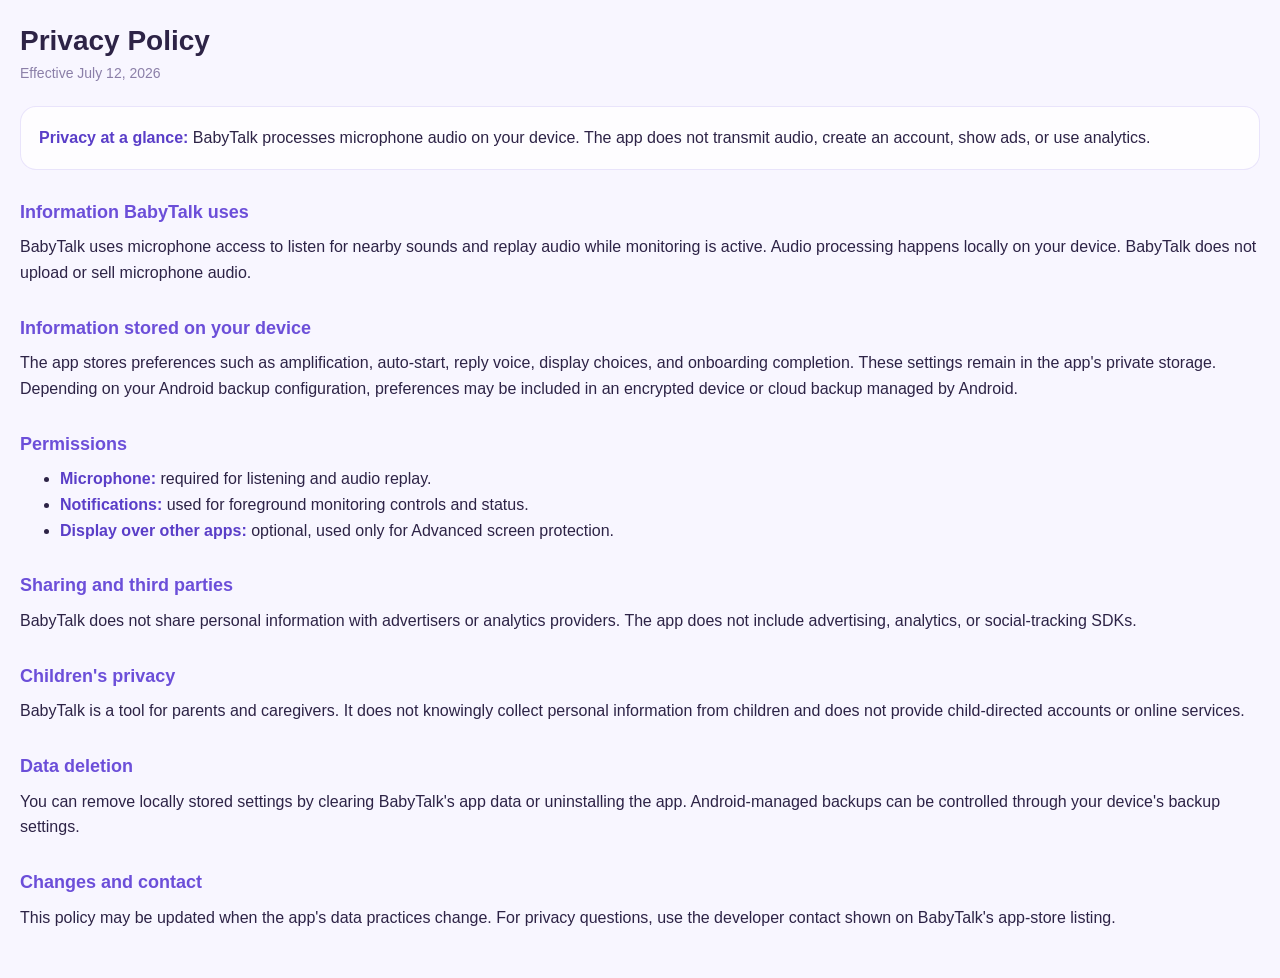
<file: policy/baby.html>
<!doctype html>
<html lang="en">
<head>
  <meta charset="utf-8">
  <meta name="viewport" content="width=device-width, initial-scale=1">
  <title>BabyTalk Privacy Policy</title>
  <style>
    :root { color-scheme: light; }
    body { margin: 0; padding: 24px 20px 40px; background: #F8F6FF; color: #2D2346;
      font-family: sans-serif; font-size: 16px; line-height: 1.6; }
    h1 { margin: 0 0 4px; font-size: 28px; line-height: 1.2; }
    h2 { margin: 28px 0 8px; color: #6C4FD9; font-size: 18px; }
    p, ul { margin: 8px 0; }
    .date { color: #8B7FA8; font-size: 14px; }
    .card { margin-top: 22px; padding: 18px; border: 1px solid rgba(139,111,232,.18);
      border-radius: 16px; background: rgba(255,255,255,.78); }
    strong { color: #5A3EC8; }
  </style>
</head>
<body>
  <h1>Privacy Policy</h1>
  <div class="date">Effective July 12, 2026</div>

  <div class="card">
    <strong>Privacy at a glance:</strong> BabyTalk processes microphone audio on your device.
    The app does not transmit audio, create an account, show ads, or use analytics.
  </div>

  <h2>Information BabyTalk uses</h2>
  <p>BabyTalk uses microphone access to listen for nearby sounds and replay audio while monitoring is active. Audio processing happens locally on your device. BabyTalk does not upload or sell microphone audio.</p>

  <h2>Information stored on your device</h2>
  <p>The app stores preferences such as amplification, auto-start, reply voice, display choices, and onboarding completion. These settings remain in the app's private storage. Depending on your Android backup configuration, preferences may be included in an encrypted device or cloud backup managed by Android.</p>

  <h2>Permissions</h2>
  <ul>
    <li><strong>Microphone:</strong> required for listening and audio replay.</li>
    <li><strong>Notifications:</strong> used for foreground monitoring controls and status.</li>
    <li><strong>Display over other apps:</strong> optional, used only for Advanced screen protection.</li>
  </ul>

  <h2>Sharing and third parties</h2>
  <p>BabyTalk does not share personal information with advertisers or analytics providers. The app does not include advertising, analytics, or social-tracking SDKs.</p>

  <h2>Children's privacy</h2>
  <p>BabyTalk is a tool for parents and caregivers. It does not knowingly collect personal information from children and does not provide child-directed accounts or online services.</p>

  <h2>Data deletion</h2>
  <p>You can remove locally stored settings by clearing BabyTalk's app data or uninstalling the app. Android-managed backups can be controlled through your device's backup settings.</p>

  <h2>Changes and contact</h2>
  <p>This policy may be updated when the app's data practices change. For privacy questions, use the developer contact shown on BabyTalk's app-store listing.</p>
</body>
</html>
</file>
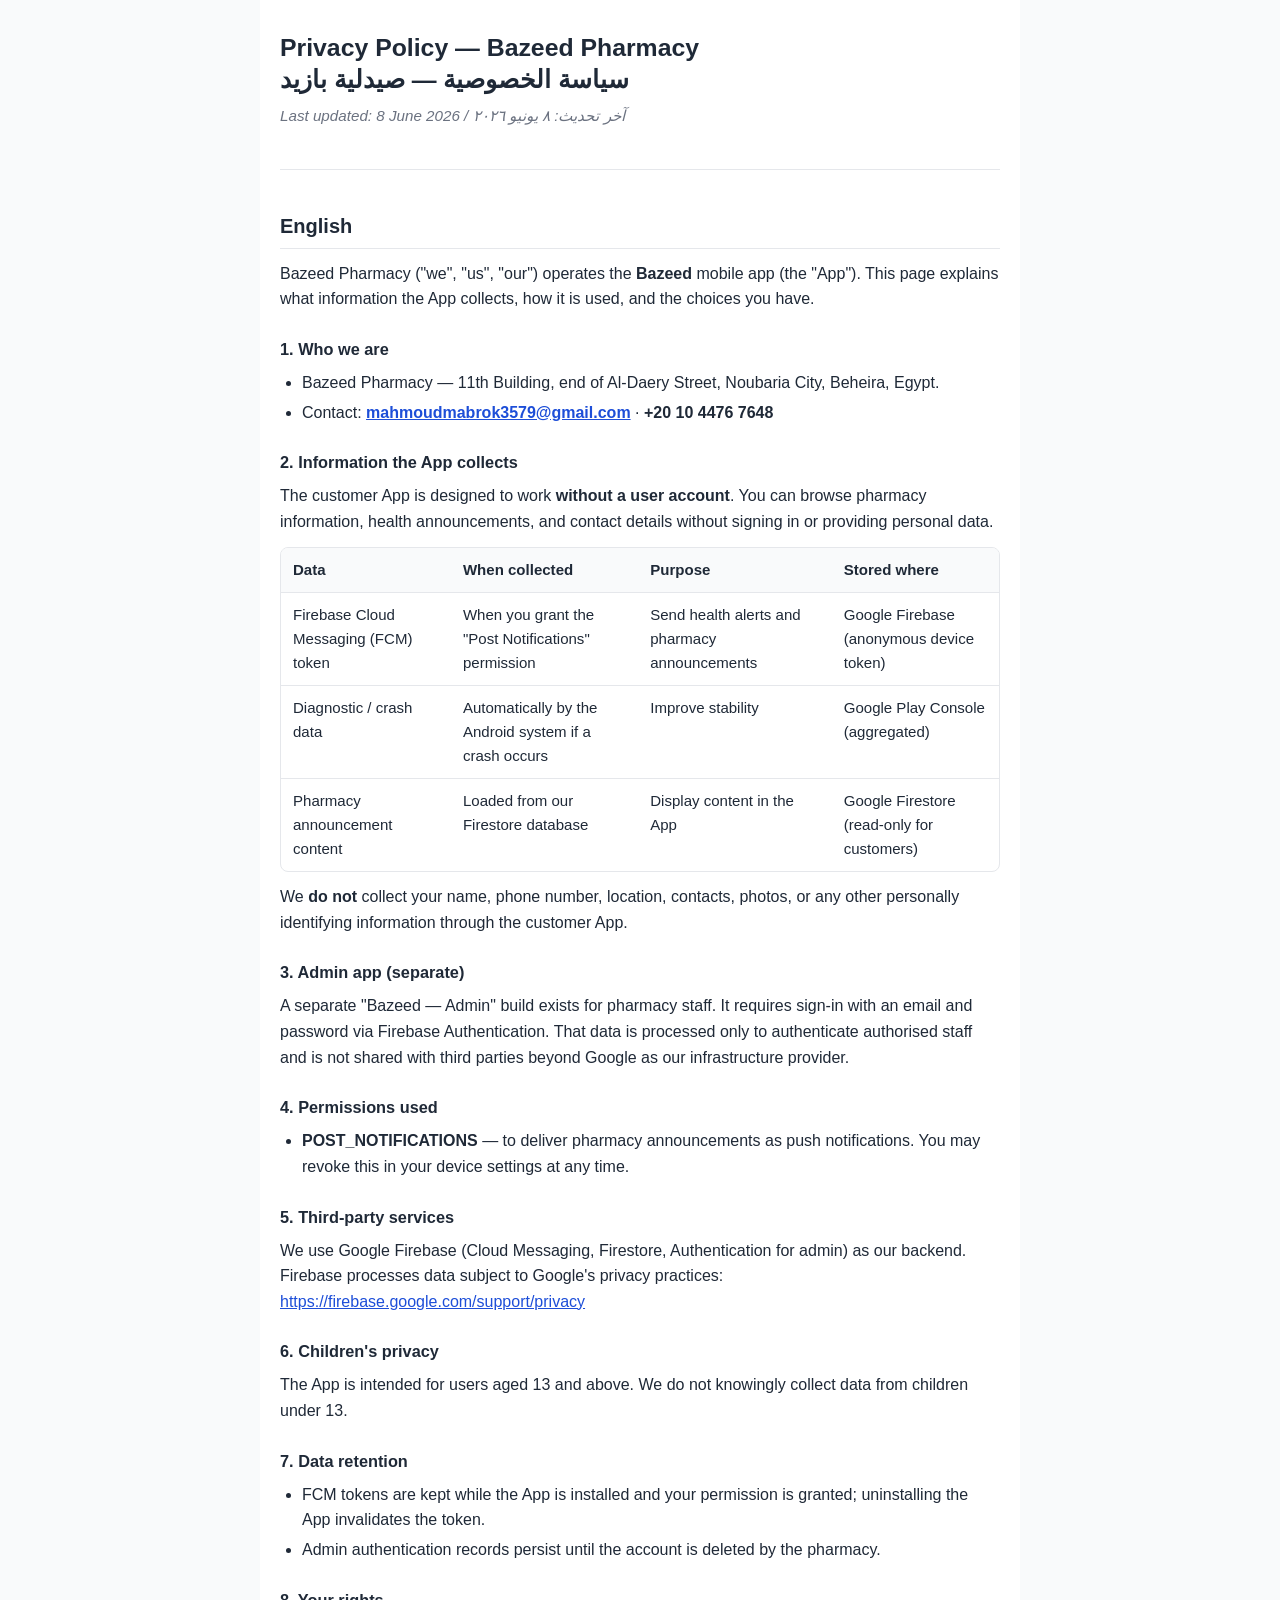
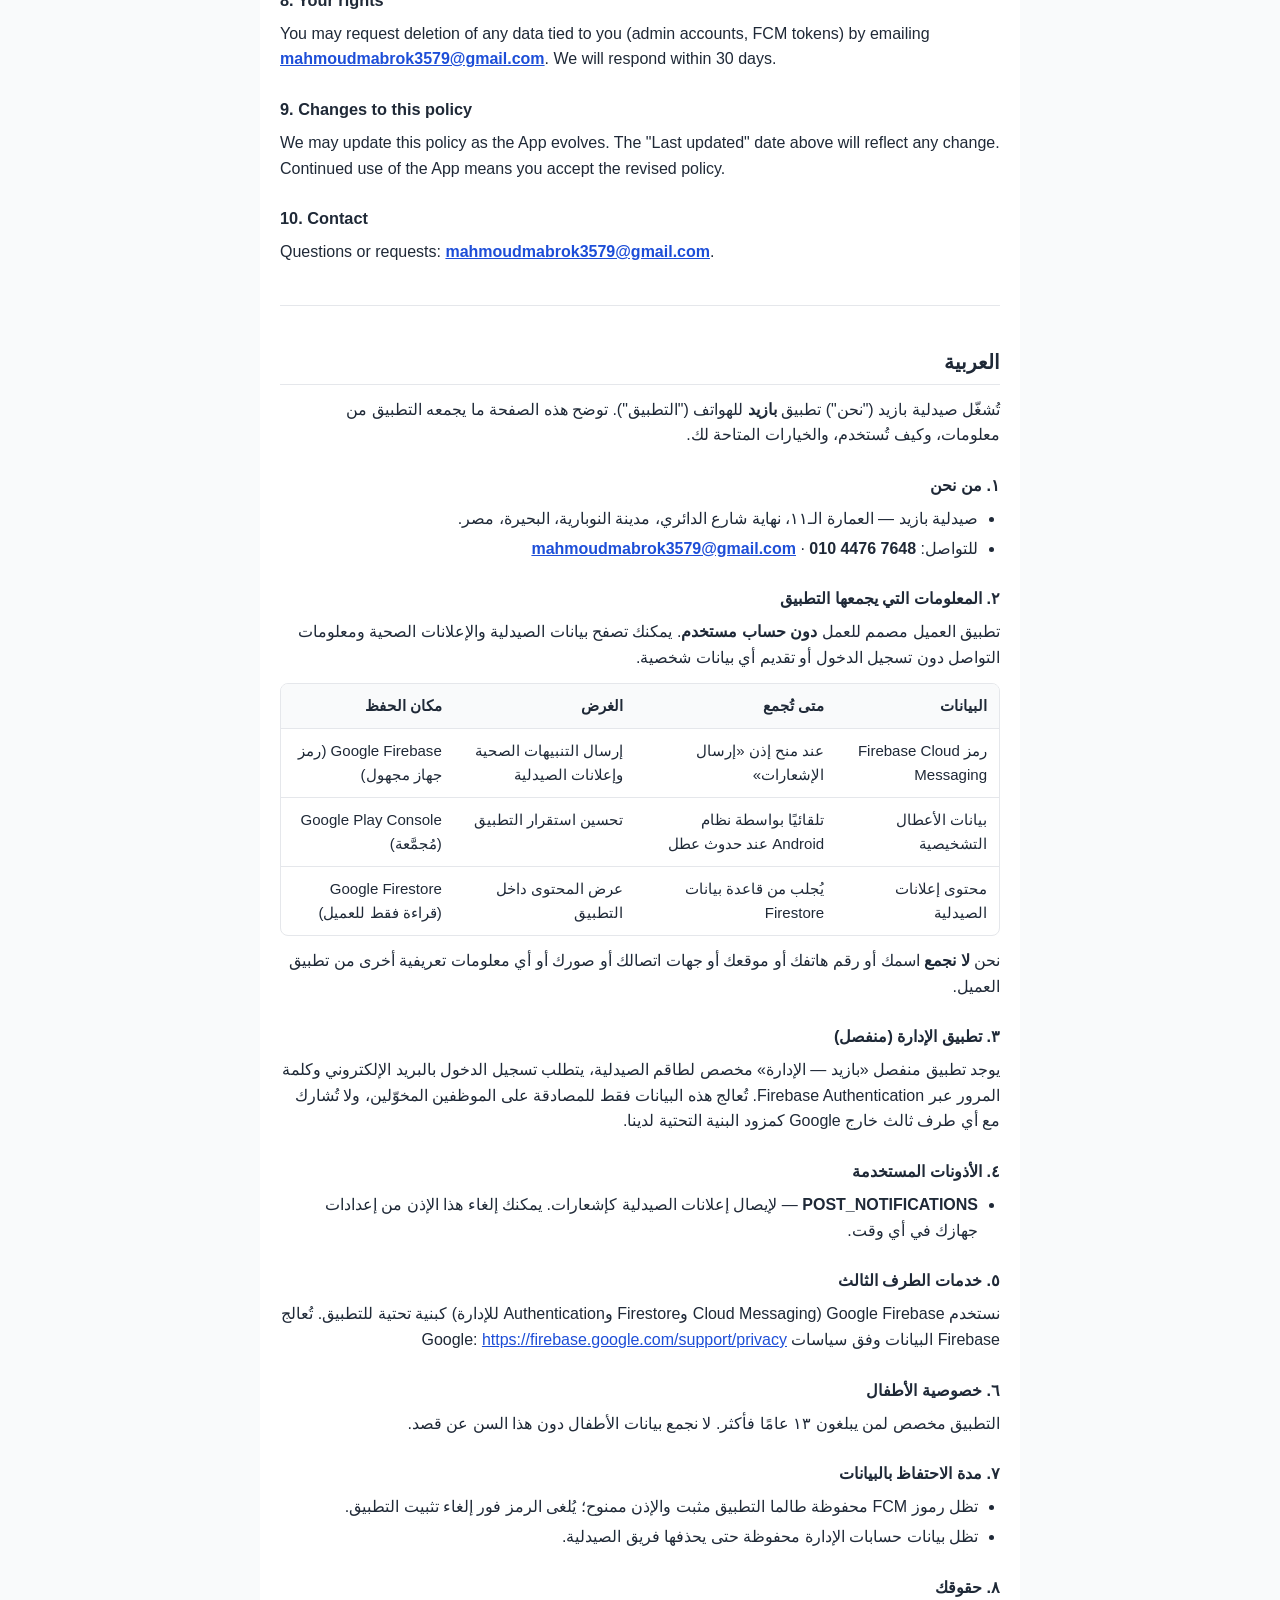
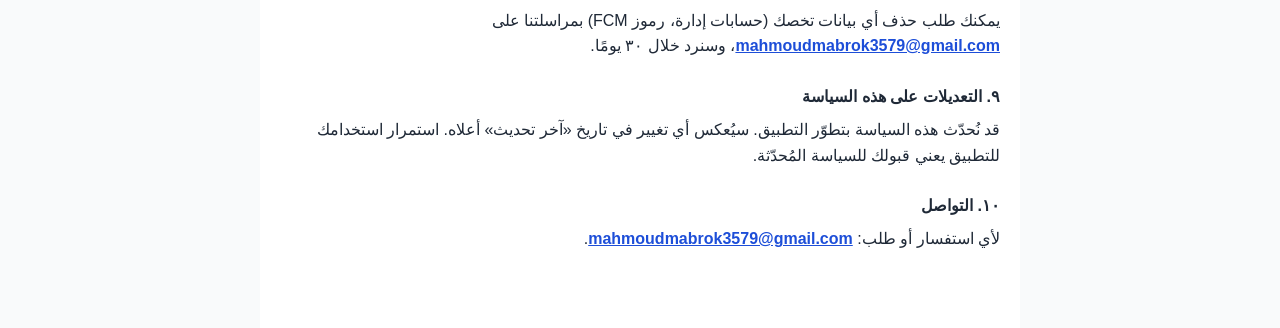
<file: policy/bazee.html>
<!doctype html>
<html lang="en">
<head>
    <meta charset="utf-8">
    <meta name="viewport" content="width=device-width, initial-scale=1">
    <title>Privacy Policy — Bazeed Pharmacy / سياسة الخصوصية — صيدلية بازيد</title>
    <meta name="description" content="Privacy policy for the Bazeed Pharmacy mobile app — what data we collect, how it is used, and your rights.">
    <style>
        :root {
            --ink: #1f2937;
            --ink-mute: #6b7280;
            --paper: #ffffff;
            --paper-2: #f9fafb;
            --line: #e5e7eb;
            --accent: #2e7d32;
            --link: #1d4ed8;
        }
        * { box-sizing: border-box; }
        html, body {
            margin: 0;
            padding: 0;
            background: var(--paper-2);
            color: var(--ink);
            font-family: -apple-system, BlinkMacSystemFont, "Segoe UI", Roboto,
                         "Helvetica Neue", Arial, "Noto Sans", "Noto Sans Arabic",
                         sans-serif;
            font-size: 16px;
            line-height: 1.6;
        }
        main {
            max-width: 760px;
            margin: 0 auto;
            padding: 32px 20px 64px;
            background: var(--paper);
            min-height: 100vh;
        }
        h1 {
            font-size: 1.55rem;
            line-height: 1.3;
            margin: 0 0 8px;
            color: var(--ink);
        }
        h2 {
            font-size: 1.25rem;
            margin: 40px 0 12px;
            padding-bottom: 6px;
            border-bottom: 1px solid var(--line);
            color: var(--ink);
        }
        h3 {
            font-size: 1.02rem;
            margin: 24px 0 8px;
            color: var(--ink);
        }
        p, ul, ol { margin: 0 0 12px; }
        ul, ol { padding-inline-start: 22px; }
        li { margin: 4px 0; }
        a { color: var(--link); }
        a:hover { text-decoration: none; }
        strong { color: var(--ink); }
        .meta {
            color: var(--ink-mute);
            font-style: italic;
            margin: 0 0 24px;
            font-size: 0.95rem;
        }
        hr {
            border: 0;
            border-top: 1px solid var(--line);
            margin: 40px 0;
        }
        .table-wrap {
            overflow-x: auto;
            margin: 0 0 12px;
            border: 1px solid var(--line);
            border-radius: 8px;
        }
        table {
            width: 100%;
            border-collapse: collapse;
            font-size: 0.94rem;
            min-width: 520px;
        }
        th, td {
            padding: 10px 12px;
            text-align: start;
            border-bottom: 1px solid var(--line);
            vertical-align: top;
        }
        th {
            background: var(--paper-2);
            font-weight: 600;
            color: var(--ink);
        }
        tr:last-child td { border-bottom: 0; }
        section.ar {
            direction: rtl;
            text-align: start;
        }
        section.ar table { min-width: 520px; }
        @media (max-width: 480px) {
            main { padding: 24px 16px 48px; }
            h1 { font-size: 1.35rem; }
            h2 { font-size: 1.15rem; }
        }
    </style>
</head>
<body>
<main>

<h1>Privacy Policy — Bazeed Pharmacy<br>سياسة الخصوصية — صيدلية بازيد</h1>
<p class="meta">Last updated: 8 June 2026 / آخر تحديث: ٨ يونيو ٢٠٢٦</p>

<hr>

<section class="en" lang="en" dir="ltr">

<h2>English</h2>

<p>Bazeed Pharmacy ("we", "us", "our") operates the <strong>Bazeed</strong> mobile app (the "App"). This page explains what information the App collects, how it is used, and the choices you have.</p>

<h3>1. Who we are</h3>
<ul>
    <li>Bazeed Pharmacy — 11th Building, end of Al-Daery Street, Noubaria City, Beheira, Egypt.</li>
    <li>Contact: <strong><a href="mailto:mahmoudmabrok3579@gmail.com">mahmoudmabrok3579@gmail.com</a></strong> · <strong>+20 10 4476 7648</strong></li>
</ul>

<h3>2. Information the App collects</h3>
<p>The customer App is designed to work <strong>without a user account</strong>. You can browse pharmacy information, health announcements, and contact details without signing in or providing personal data.</p>

<div class="table-wrap">
<table>
    <thead>
        <tr>
            <th>Data</th>
            <th>When collected</th>
            <th>Purpose</th>
            <th>Stored where</th>
        </tr>
    </thead>
    <tbody>
        <tr>
            <td>Firebase Cloud Messaging (FCM) token</td>
            <td>When you grant the "Post Notifications" permission</td>
            <td>Send health alerts and pharmacy announcements</td>
            <td>Google Firebase (anonymous device token)</td>
        </tr>
        <tr>
            <td>Diagnostic / crash data</td>
            <td>Automatically by the Android system if a crash occurs</td>
            <td>Improve stability</td>
            <td>Google Play Console (aggregated)</td>
        </tr>
        <tr>
            <td>Pharmacy announcement content</td>
            <td>Loaded from our Firestore database</td>
            <td>Display content in the App</td>
            <td>Google Firestore (read-only for customers)</td>
        </tr>
    </tbody>
</table>
</div>

<p>We <strong>do not</strong> collect your name, phone number, location, contacts, photos, or any other personally identifying information through the customer App.</p>

<h3>3. Admin app (separate)</h3>
<p>A separate "Bazeed — Admin" build exists for pharmacy staff. It requires sign-in with an email and password via Firebase Authentication. That data is processed only to authenticate authorised staff and is not shared with third parties beyond Google as our infrastructure provider.</p>

<h3>4. Permissions used</h3>
<ul>
    <li><strong>POST_NOTIFICATIONS</strong> — to deliver pharmacy announcements as push notifications. You may revoke this in your device settings at any time.</li>
</ul>

<h3>5. Third-party services</h3>
<p>We use Google Firebase (Cloud Messaging, Firestore, Authentication for admin) as our backend. Firebase processes data subject to Google's privacy practices: <a href="https://firebase.google.com/support/privacy">https://firebase.google.com/support/privacy</a></p>

<h3>6. Children's privacy</h3>
<p>The App is intended for users aged 13 and above. We do not knowingly collect data from children under 13.</p>

<h3>7. Data retention</h3>
<ul>
    <li>FCM tokens are kept while the App is installed and your permission is granted; uninstalling the App invalidates the token.</li>
    <li>Admin authentication records persist until the account is deleted by the pharmacy.</li>
</ul>

<h3>8. Your rights</h3>
<p>You may request deletion of any data tied to you (admin accounts, FCM tokens) by emailing <strong><a href="mailto:mahmoudmabrok3579@gmail.com">mahmoudmabrok3579@gmail.com</a></strong>. We will respond within 30 days.</p>

<h3>9. Changes to this policy</h3>
<p>We may update this policy as the App evolves. The "Last updated" date above will reflect any change. Continued use of the App means you accept the revised policy.</p>

<h3>10. Contact</h3>
<p>Questions or requests: <strong><a href="mailto:mahmoudmabrok3579@gmail.com">mahmoudmabrok3579@gmail.com</a></strong>.</p>

</section>

<hr>

<section class="ar" lang="ar" dir="rtl">

<h2>العربية</h2>

<p>تُشغّل صيدلية بازيد ("نحن") تطبيق <strong>بازيد</strong> للهواتف ("التطبيق"). توضح هذه الصفحة ما يجمعه التطبيق من معلومات، وكيف تُستخدم، والخيارات المتاحة لك.</p>

<h3>١. من نحن</h3>
<ul>
    <li>صيدلية بازيد — العمارة الـ١١، نهاية شارع الدائري، مدينة النوبارية، البحيرة، مصر.</li>
    <li>للتواصل: <strong><a href="mailto:mahmoudmabrok3579@gmail.com">mahmoudmabrok3579@gmail.com</a></strong> · <strong>010 4476 7648</strong></li>
</ul>

<h3>٢. المعلومات التي يجمعها التطبيق</h3>
<p>تطبيق العميل مصمم للعمل <strong>دون حساب مستخدم</strong>. يمكنك تصفح بيانات الصيدلية والإعلانات الصحية ومعلومات التواصل دون تسجيل الدخول أو تقديم أي بيانات شخصية.</p>

<div class="table-wrap">
<table>
    <thead>
        <tr>
            <th>البيانات</th>
            <th>متى تُجمع</th>
            <th>الغرض</th>
            <th>مكان الحفظ</th>
        </tr>
    </thead>
    <tbody>
        <tr>
            <td>رمز Firebase Cloud Messaging</td>
            <td>عند منح إذن «إرسال الإشعارات»</td>
            <td>إرسال التنبيهات الصحية وإعلانات الصيدلية</td>
            <td>Google Firebase (رمز جهاز مجهول)</td>
        </tr>
        <tr>
            <td>بيانات الأعطال التشخيصية</td>
            <td>تلقائيًا بواسطة نظام Android عند حدوث عطل</td>
            <td>تحسين استقرار التطبيق</td>
            <td>Google Play Console (مُجمَّعة)</td>
        </tr>
        <tr>
            <td>محتوى إعلانات الصيدلية</td>
            <td>يُجلب من قاعدة بيانات Firestore</td>
            <td>عرض المحتوى داخل التطبيق</td>
            <td>Google Firestore (قراءة فقط للعميل)</td>
        </tr>
    </tbody>
</table>
</div>

<p>نحن <strong>لا نجمع</strong> اسمك أو رقم هاتفك أو موقعك أو جهات اتصالك أو صورك أو أي معلومات تعريفية أخرى من تطبيق العميل.</p>

<h3>٣. تطبيق الإدارة (منفصل)</h3>
<p>يوجد تطبيق منفصل «بازيد — الإدارة» مخصص لطاقم الصيدلية، يتطلب تسجيل الدخول بالبريد الإلكتروني وكلمة المرور عبر Firebase Authentication. تُعالج هذه البيانات فقط للمصادقة على الموظفين المخوّلين، ولا تُشارك مع أي طرف ثالث خارج Google كمزود البنية التحتية لدينا.</p>

<h3>٤. الأذونات المستخدمة</h3>
<ul>
    <li><strong>POST_NOTIFICATIONS</strong> — لإيصال إعلانات الصيدلية كإشعارات. يمكنك إلغاء هذا الإذن من إعدادات جهازك في أي وقت.</li>
</ul>

<h3>٥. خدمات الطرف الثالث</h3>
<p>نستخدم Google Firebase (Cloud Messaging وFirestore وAuthentication للإدارة) كبنية تحتية للتطبيق. تُعالج Firebase البيانات وفق سياسات Google: <a href="https://firebase.google.com/support/privacy">https://firebase.google.com/support/privacy</a></p>

<h3>٦. خصوصية الأطفال</h3>
<p>التطبيق مخصص لمن يبلغون ١٣ عامًا فأكثر. لا نجمع بيانات الأطفال دون هذا السن عن قصد.</p>

<h3>٧. مدة الاحتفاظ بالبيانات</h3>
<ul>
    <li>تظل رموز FCM محفوظة طالما التطبيق مثبت والإذن ممنوح؛ يُلغى الرمز فور إلغاء تثبيت التطبيق.</li>
    <li>تظل بيانات حسابات الإدارة محفوظة حتى يحذفها فريق الصيدلية.</li>
</ul>

<h3>٨. حقوقك</h3>
<p>يمكنك طلب حذف أي بيانات تخصك (حسابات إدارة، رموز FCM) بمراسلتنا على <strong><a href="mailto:mahmoudmabrok3579@gmail.com">mahmoudmabrok3579@gmail.com</a></strong>، وسنرد خلال ٣٠ يومًا.</p>

<h3>٩. التعديلات على هذه السياسة</h3>
<p>قد نُحدّث هذه السياسة بتطوّر التطبيق. سيُعكس أي تغيير في تاريخ «آخر تحديث» أعلاه. استمرار استخدامك للتطبيق يعني قبولك للسياسة المُحدّثة.</p>

<h3>١٠. التواصل</h3>
<p>لأي استفسار أو طلب: <strong><a href="mailto:mahmoudmabrok3579@gmail.com">mahmoudmabrok3579@gmail.com</a></strong>.</p>

</section>

</main>
</body>
</html>
</file>
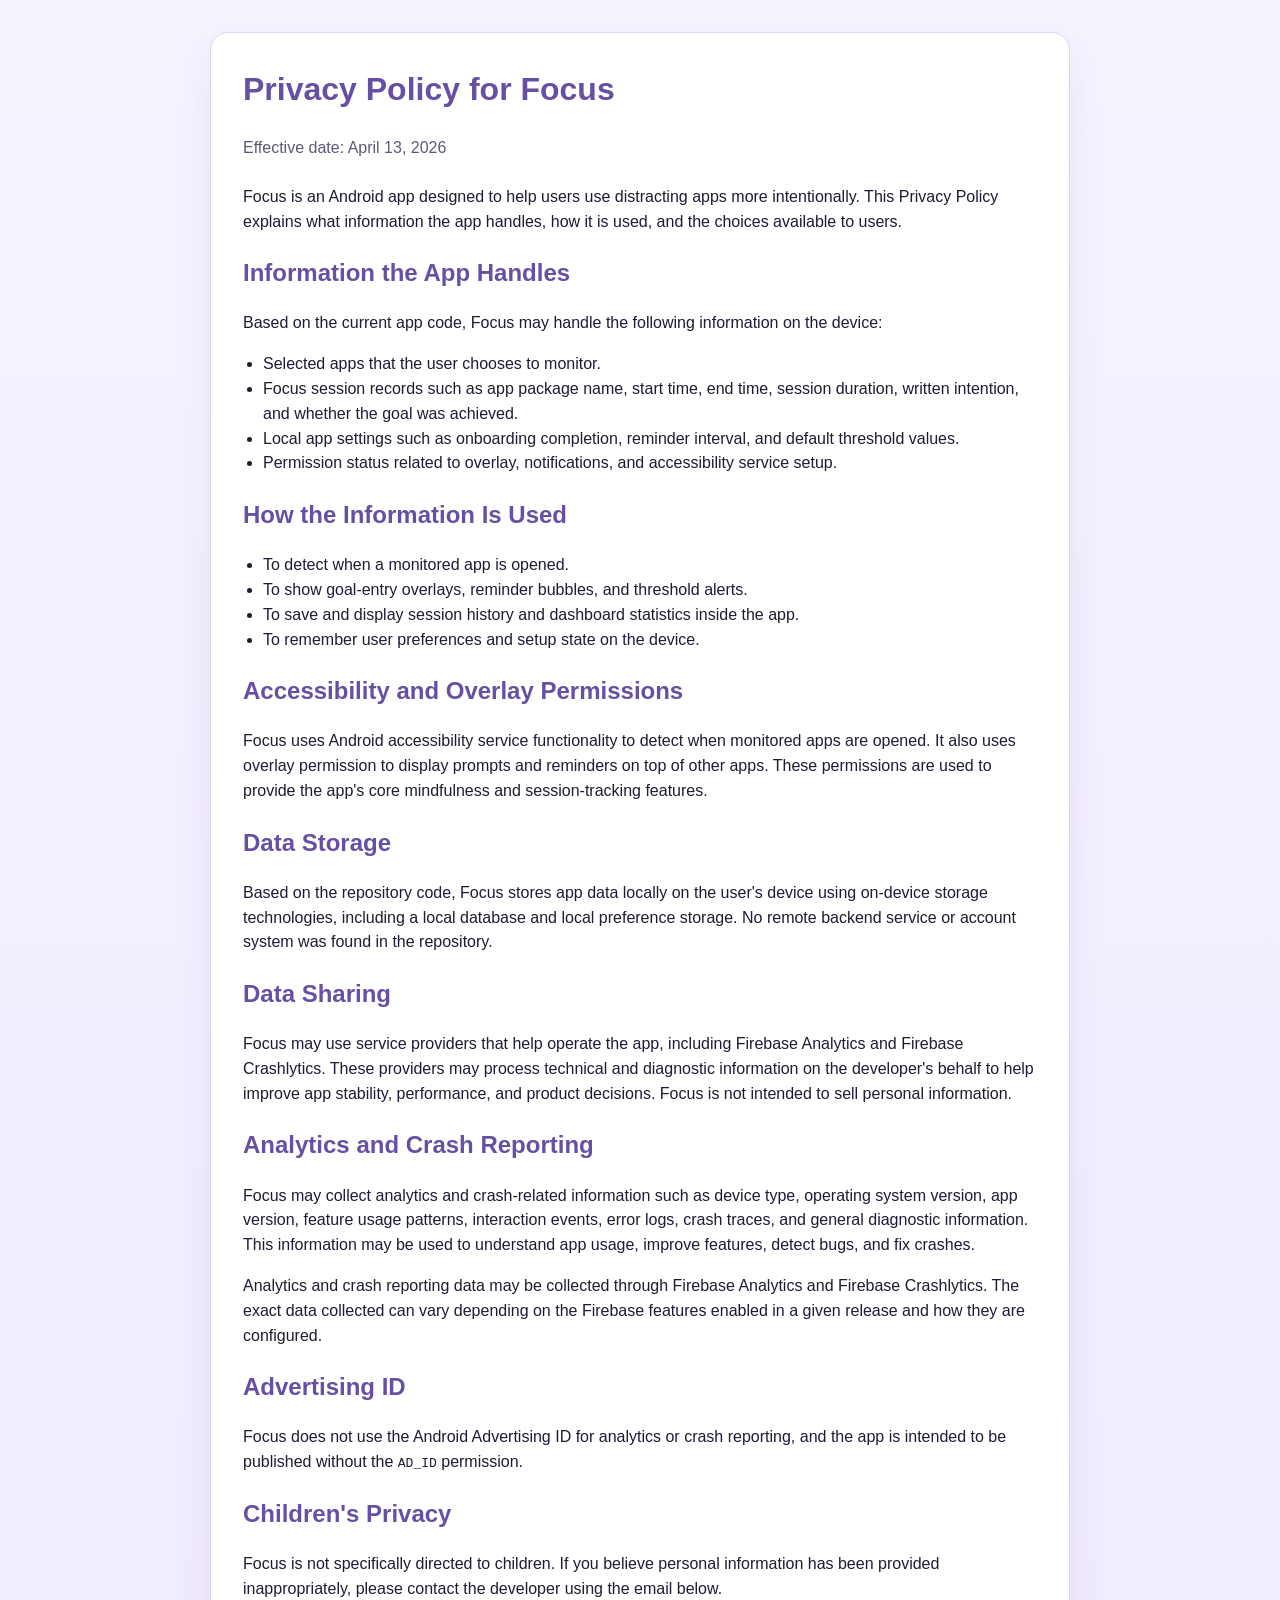
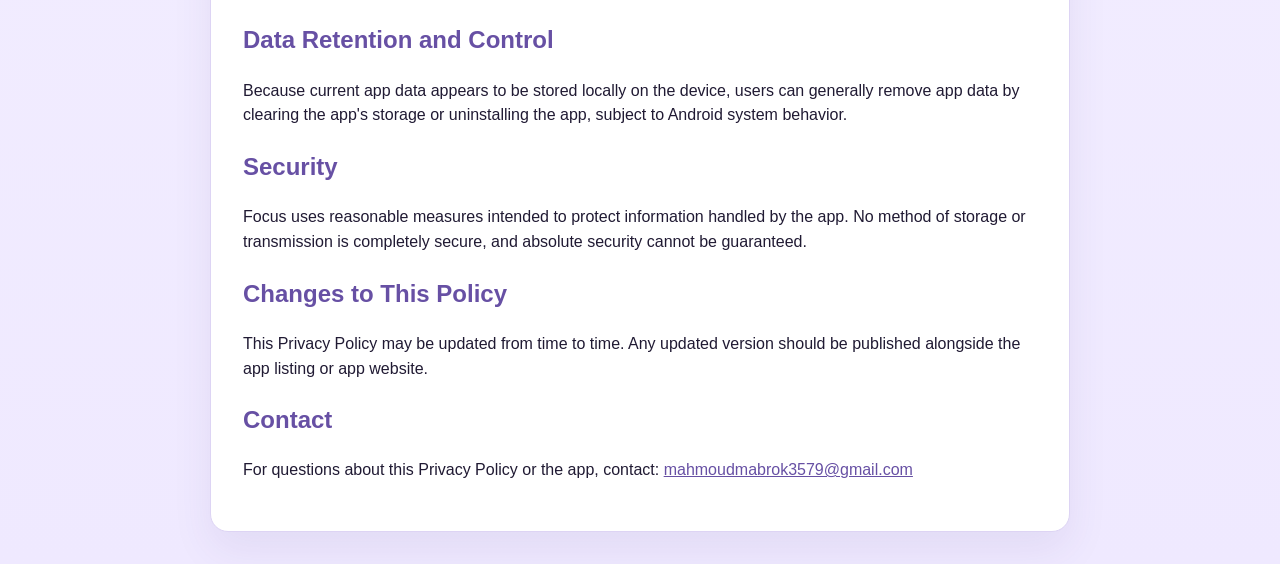
<file: policy/focus.html>
<!DOCTYPE html>
<html lang="en">
<head>
  <meta charset="UTF-8" />
  <meta name="viewport" content="width=device-width, initial-scale=1.0" />
  <title>Focus Privacy Policy</title>
  <style>
    :root {
      --bg: #f6f3ff;
      --card: #ffffff;
      --text: #201a33;
      --muted: #5f5874;
      --accent: #6750a4;
      --border: #ddd4f4;
    }
    * { box-sizing: border-box; }
    body {
      margin: 0;
      padding: 32px 16px;
      font-family: Arial, Helvetica, sans-serif;
      background: linear-gradient(180deg, #f6f3ff 0%, #efe9ff 100%);
      color: var(--text);
      line-height: 1.55;
    }
    main {
      max-width: 860px;
      margin: 0 auto;
      background: var(--card);
      border: 1px solid var(--border);
      border-radius: 18px;
      padding: 32px;
      box-shadow: 0 18px 40px rgba(72, 49, 128, 0.08);
    }
    h1, h2 { color: var(--accent); }
    h1 { margin-top: 0; }
    p, li { color: var(--text); }
    .meta {
      color: var(--muted);
      margin-bottom: 24px;
    }
    .note {
      padding: 14px 16px;
      border-radius: 12px;
      background: #f4efff;
      border: 1px solid var(--border);
    }
    a { color: var(--accent); }
    ul { padding-left: 20px; }
  </style>
</head>
<body>
  <main>
    <h1>Privacy Policy for Focus</h1>
    <p class="meta">Effective date: April 13, 2026</p>

    <p>
      Focus is an Android app designed to help users use distracting apps more intentionally.
      This Privacy Policy explains what information the app handles, how it is used, and the choices available to users.
    </p>

    <h2>Information the App Handles</h2>
    <p>Based on the current app code, Focus may handle the following information on the device:</p>
    <ul>
      <li>Selected apps that the user chooses to monitor.</li>
      <li>Focus session records such as app package name, start time, end time, session duration, written intention, and whether the goal was achieved.</li>
      <li>Local app settings such as onboarding completion, reminder interval, and default threshold values.</li>
      <li>Permission status related to overlay, notifications, and accessibility service setup.</li>
    </ul>

    <h2>How the Information Is Used</h2>
    <ul>
      <li>To detect when a monitored app is opened.</li>
      <li>To show goal-entry overlays, reminder bubbles, and threshold alerts.</li>
      <li>To save and display session history and dashboard statistics inside the app.</li>
      <li>To remember user preferences and setup state on the device.</li>
    </ul>

    <h2>Accessibility and Overlay Permissions</h2>
    <p>
      Focus uses Android accessibility service functionality to detect when monitored apps are opened.
      It also uses overlay permission to display prompts and reminders on top of other apps.
      These permissions are used to provide the app's core mindfulness and session-tracking features.
    </p>

    <h2>Data Storage</h2>
    <p>
      Based on the repository code, Focus stores app data locally on the user's device using on-device storage technologies,
      including a local database and local preference storage. No remote backend service or account system was found in the repository.
    </p>

    <h2>Data Sharing</h2>
    <p>
      Focus may use service providers that help operate the app, including Firebase Analytics and Firebase Crashlytics.
      These providers may process technical and diagnostic information on the developer's behalf to help improve app stability,
      performance, and product decisions. Focus is not intended to sell personal information.
    </p>

    <h2>Analytics and Crash Reporting</h2>
    <p>
      Focus may collect analytics and crash-related information such as device type, operating system version, app version,
      feature usage patterns, interaction events, error logs, crash traces, and general diagnostic information.
      This information may be used to understand app usage, improve features, detect bugs, and fix crashes.
    </p>
    <p>
      Analytics and crash reporting data may be collected through Firebase Analytics and Firebase Crashlytics.
      The exact data collected can vary depending on the Firebase features enabled in a given release and how they are configured.
    </p>

    <h2>Advertising ID</h2>
    <p>
      Focus does not use the Android Advertising ID for analytics or crash reporting, and the app is intended to be published without the
      <code>AD_ID</code> permission.
    </p>

    <h2>Children's Privacy</h2>
    <p>
      Focus is not specifically directed to children. If you believe personal information has been provided inappropriately,
      please contact the developer using the email below.
    </p>

    <h2>Data Retention and Control</h2>
    <p>
      Because current app data appears to be stored locally on the device, users can generally remove app data by clearing the app's storage
      or uninstalling the app, subject to Android system behavior.
    </p>

    <h2>Security</h2>
    <p>
      Focus uses reasonable measures intended to protect information handled by the app. No method of storage or transmission
      is completely secure, and absolute security cannot be guaranteed.
    </p>

    <h2>Changes to This Policy</h2>
    <p>
      This Privacy Policy may be updated from time to time. Any updated version should be published alongside the app listing or app website.
    </p>

    <h2>Contact</h2>
    <p>
      For questions about this Privacy Policy or the app, contact:
      <a href="mailto:mahmoudmabrok3579@gmail.com">mahmoudmabrok3579@gmail.com</a>
    </p>
  </main>
</body>
</html>
</file>
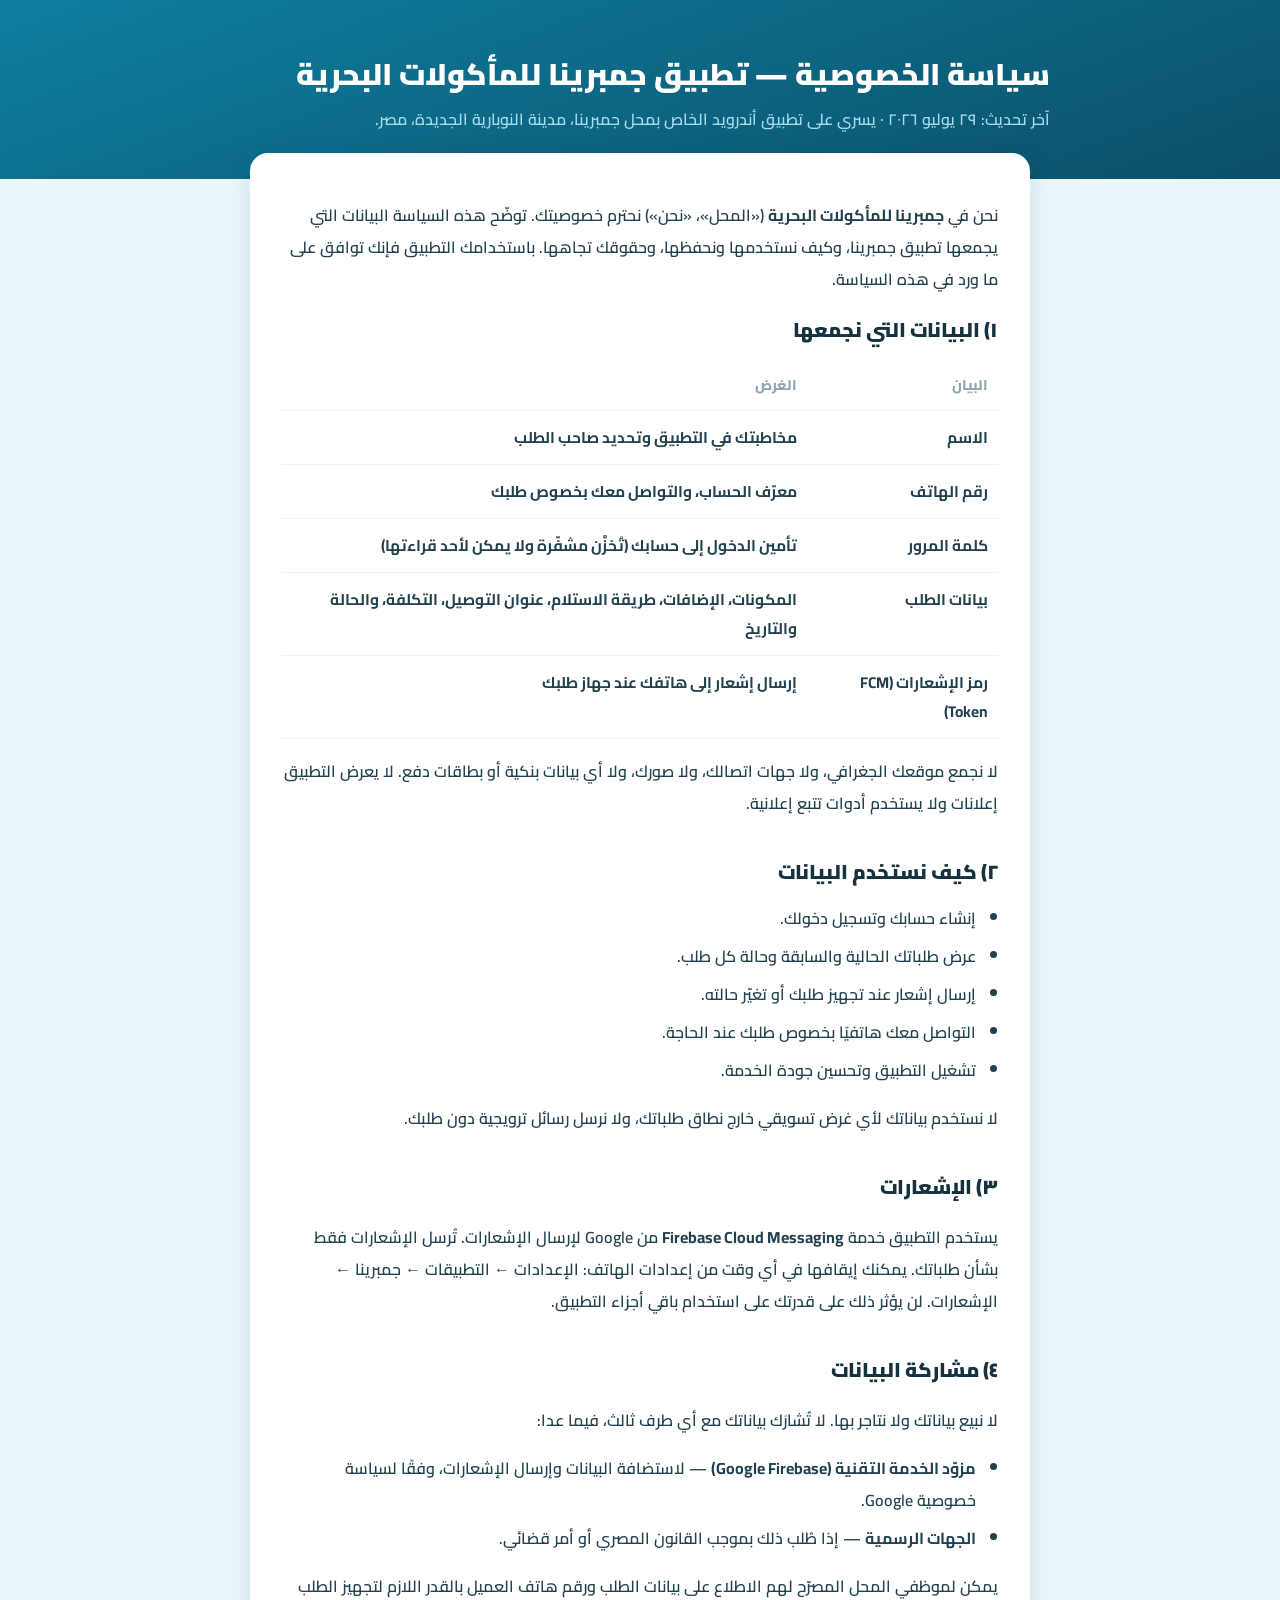
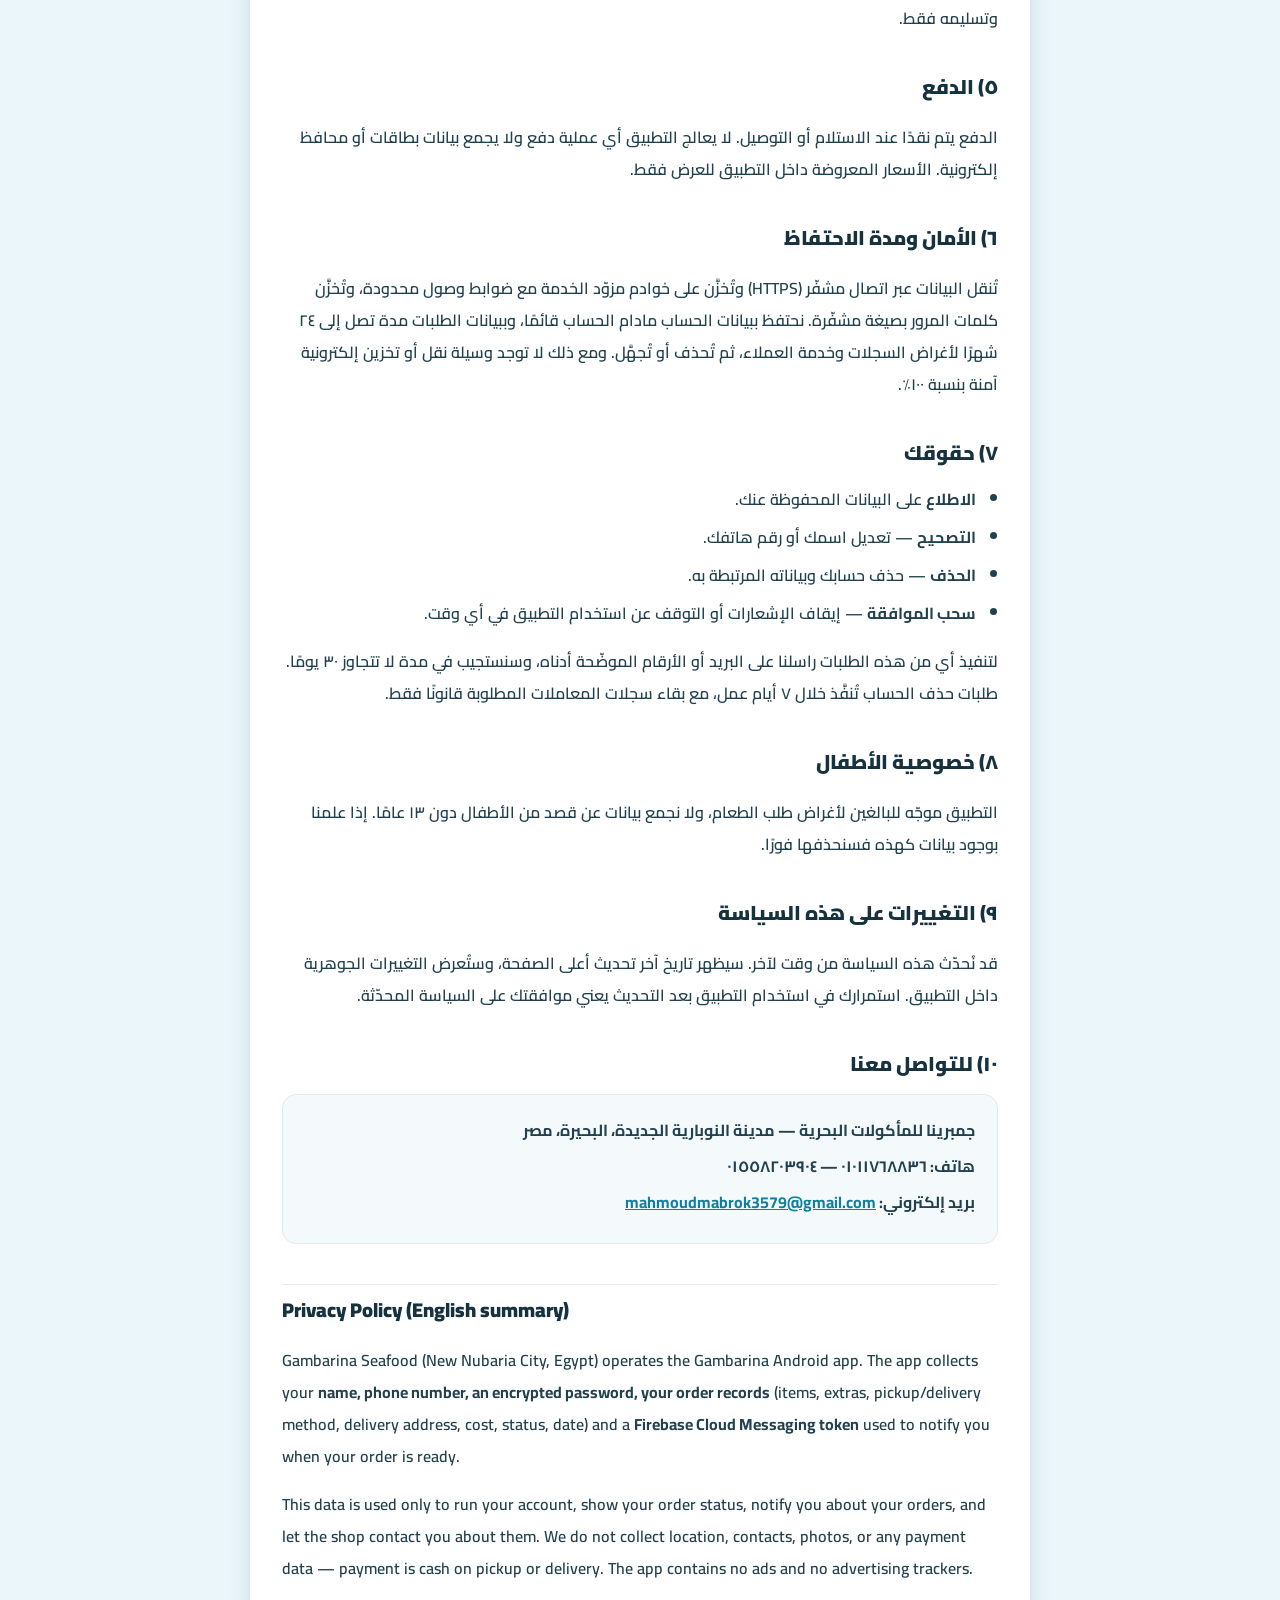
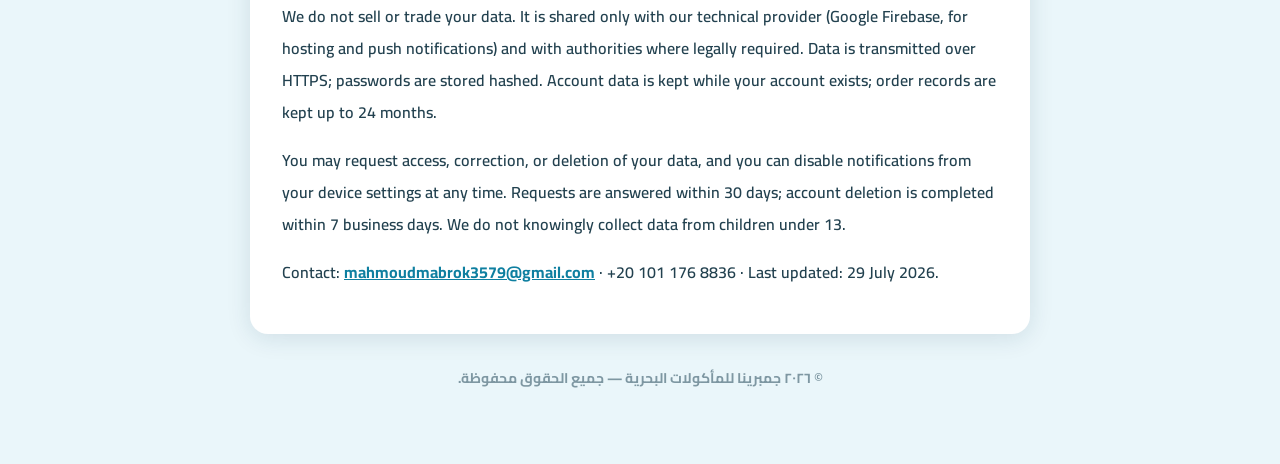
<file: policy/gambrina.html>
<!DOCTYPE html>
<html lang="ar" dir="rtl">
<head>
<meta charset="utf-8">
<meta name="viewport" content="width=device-width, initial-scale=1">
<title>سياسة الخصوصية — جمبرينا للمأكولات البحرية</title>
<link rel="preconnect" href="https://fonts.googleapis.com">
<link href="https://fonts.googleapis.com/css2?family=Cairo:wght@400;600;700;800;900&display=swap" rel="stylesheet">
<style>
  * { box-sizing: border-box; }
  body { margin: 0; background: #EAF6FA; font-family: Cairo, "Segoe UI", Tahoma, sans-serif; color: #22414F; }
  a { color: #0E7FA0; font-weight: 700; }
  a:hover { color: #0C5D57; }
  .wrap { max-width: 820px; margin: 0 auto; padding: 0 20px 72px; }
  header.hero { background: linear-gradient(160deg, #0E7FA0 0%, #0B4F68 100%); color: #fff; padding: 54px 20px 46px; }
  .hero-in { max-width: 820px; margin: 0 auto; display: flex; flex-direction: column; gap: 10px; }
  .hero h1 { margin: 0; font-size: 30px; font-weight: 900; line-height: 1.35; }
  .hero p { margin: 0; font-size: 16px; font-weight: 600; color: #A7DCEE; line-height: 1.8; }
  .card { background: #fff; border-radius: 18px; padding: 30px 32px; margin-top: -26px; box-shadow: 0 4px 24px rgba(15,60,80,0.12); }
  h2 { font-size: 20px; font-weight: 900; color: #16323E; margin: 34px 0 12px; }
  h2:first-of-type { margin-top: 6px; }
  h3 { font-size: 16.5px; font-weight: 800; color: #16323E; margin: 20px 0 8px; }
  p, li { font-size: 16px; font-weight: 600; line-height: 2; text-wrap: pretty; }
  ul { padding-inline-start: 22px; margin: 8px 0; }
  li { margin-bottom: 6px; }
  .meta { font-size: 14.5px; font-weight: 700; color: #7E97A2; }
  .note { background: #FFF7EE; border-radius: 12px; padding: 16px 18px; font-size: 15.5px; font-weight: 700; color: #7E5B33; line-height: 1.95; }
  .contact { background: #F4F9FB; border: 1.5px solid #E0EBF0; border-radius: 14px; padding: 20px 22px; }
  .contact div { font-size: 16px; font-weight: 700; margin-bottom: 6px; }
  table { width: 100%; border-collapse: collapse; margin-top: 10px; }
  th, td { text-align: right; padding: 12px 10px; border-bottom: 1px solid #EDF3F6; font-size: 15.5px; font-weight: 700; vertical-align: top; }
  th { color: #8FA6B0; font-weight: 800; font-size: 14px; }
  hr { border: none; border-top: 1px solid #E4EDF1; margin: 40px 0 0; }
  .en { direction: ltr; text-align: left; }
  .en h2, .en h3 { text-align: left; }
  footer { text-align: center; font-size: 14px; font-weight: 700; color: #7E97A2; padding: 30px 20px 0; line-height: 2; }
</style>
</head>
<body>

<header class="hero">
  <div class="hero-in">
    <h1>سياسة الخصوصية — تطبيق جمبرينا للمأكولات البحرية</h1>
    <p>آخر تحديث: ٢٩ يوليو ٢٠٢٦ · يسري على تطبيق أندرويد الخاص بمحل جمبرينا، مدينة النوبارية الجديدة، مصر.</p>
  </div>
</header>

<div class="wrap">
<div class="card">

  <p>نحن في <strong>جمبرينا للمأكولات البحرية</strong> («المحل»، «نحن») نحترم خصوصيتك. توضّح هذه السياسة البيانات التي يجمعها تطبيق جمبرينا، وكيف نستخدمها ونحفظها، وحقوقك تجاهها. باستخدامك التطبيق فإنك توافق على ما ورد في هذه السياسة.</p>

  <h2>١) البيانات التي نجمعها</h2>
  <table>
    <tr><th>البيان</th><th>الغرض</th></tr>
    <tr><td>الاسم</td><td>مخاطبتك في التطبيق وتحديد صاحب الطلب</td></tr>
    <tr><td>رقم الهاتف</td><td>معرّف الحساب، والتواصل معك بخصوص طلبك</td></tr>
    <tr><td>كلمة المرور</td><td>تأمين الدخول إلى حسابك (تُخزَّن مشفّرة ولا يمكن لأحد قراءتها)</td></tr>
    <tr><td>بيانات الطلب</td><td>المكونات، الإضافات، طريقة الاستلام، عنوان التوصيل، التكلفة، والحالة والتاريخ</td></tr>
    <tr><td>رمز الإشعارات (FCM Token)</td><td>إرسال إشعار إلى هاتفك عند جهاز طلبك</td></tr>
  </table>
  <p>لا نجمع موقعك الجغرافي، ولا جهات اتصالك، ولا صورك، ولا أي بيانات بنكية أو بطاقات دفع. لا يعرض التطبيق إعلانات ولا يستخدم أدوات تتبع إعلانية.</p>

  <h2>٢) كيف نستخدم البيانات</h2>
  <ul>
    <li>إنشاء حسابك وتسجيل دخولك.</li>
    <li>عرض طلباتك الحالية والسابقة وحالة كل طلب.</li>
    <li>إرسال إشعار عند تجهيز طلبك أو تغيّر حالته.</li>
    <li>التواصل معك هاتفيًا بخصوص طلبك عند الحاجة.</li>
    <li>تشغيل التطبيق وتحسين جودة الخدمة.</li>
  </ul>
  <p>لا نستخدم بياناتك لأي غرض تسويقي خارج نطاق طلباتك، ولا نرسل رسائل ترويجية دون طلبك.</p>

  <h2>٣) الإشعارات</h2>
  <p>يستخدم التطبيق خدمة <strong>Firebase Cloud Messaging</strong> من Google لإرسال الإشعارات. تُرسل الإشعارات فقط بشأن طلباتك. يمكنك إيقافها في أي وقت من إعدادات الهاتف: الإعدادات ← التطبيقات ← جمبرينا ← الإشعارات. لن يؤثر ذلك على قدرتك على استخدام باقي أجزاء التطبيق.</p>

  <h2>٤) مشاركة البيانات</h2>
  <p>لا نبيع بياناتك ولا نتاجر بها. لا تُشارَك بياناتك مع أي طرف ثالث، فيما عدا:</p>
  <ul>
    <li><strong>مزوّد الخدمة التقنية (Google Firebase)</strong> — لاستضافة البيانات وإرسال الإشعارات، وفقًا لسياسة خصوصية Google.</li>
    <li><strong>الجهات الرسمية</strong> — إذا طُلب ذلك بموجب القانون المصري أو أمر قضائي.</li>
  </ul>
  <p>يمكن لموظفي المحل المصرّح لهم الاطلاع على بيانات الطلب ورقم هاتف العميل بالقدر اللازم لتجهيز الطلب وتسليمه فقط.</p>

  <h2>٥) الدفع</h2>
  <p>الدفع يتم نقدًا عند الاستلام أو التوصيل. لا يعالج التطبيق أي عملية دفع ولا يجمع بيانات بطاقات أو محافظ إلكترونية. الأسعار المعروضة داخل التطبيق للعرض فقط.</p>

  <h2>٦) الأمان ومدة الاحتفاظ</h2>
  <p>تُنقل البيانات عبر اتصال مشفّر (HTTPS) وتُخزَّن على خوادم مزوّد الخدمة مع ضوابط وصول محدودة، وتُخزَّن كلمات المرور بصيغة مشفّرة. نحتفظ ببيانات الحساب مادام الحساب قائمًا، وببيانات الطلبات مدة تصل إلى ٢٤ شهرًا لأغراض السجلات وخدمة العملاء، ثم تُحذف أو تُجهَّل. ومع ذلك لا توجد وسيلة نقل أو تخزين إلكترونية آمنة بنسبة ١٠٠٪.</p>

  <h2>٧) حقوقك</h2>
  <ul>
    <li><strong>الاطلاع</strong> على البيانات المحفوظة عنك.</li>
    <li><strong>التصحيح</strong> — تعديل اسمك أو رقم هاتفك.</li>
    <li><strong>الحذف</strong> — حذف حسابك وبياناته المرتبطة به.</li>
    <li><strong>سحب الموافقة</strong> — إيقاف الإشعارات أو التوقف عن استخدام التطبيق في أي وقت.</li>
  </ul>
  <p>لتنفيذ أي من هذه الطلبات راسلنا على البريد أو الأرقام الموضّحة أدناه، وسنستجيب في مدة لا تتجاوز ٣٠ يومًا. طلبات حذف الحساب تُنفَّذ خلال ٧ أيام عمل، مع بقاء سجلات المعاملات المطلوبة قانونًا فقط.</p>

  <h2>٨) خصوصية الأطفال</h2>
  <p>التطبيق موجّه للبالغين لأغراض طلب الطعام، ولا نجمع بيانات عن قصد من الأطفال دون ١٣ عامًا. إذا علمنا بوجود بيانات كهذه فسنحذفها فورًا.</p>

  <h2>٩) التغييرات على هذه السياسة</h2>
  <p>قد نُحدّث هذه السياسة من وقت لآخر. سيظهر تاريخ آخر تحديث أعلى الصفحة، وستُعرض التغييرات الجوهرية داخل التطبيق. استمرارك في استخدام التطبيق بعد التحديث يعني موافقتك على السياسة المحدّثة.</p>

  <h2>١٠) للتواصل معنا</h2>
  <div class="contact">
    <div>جمبرينا للمأكولات البحرية — مدينة النوبارية الجديدة، البحيرة، مصر</div>
    <div>هاتف: ٠١٠١١٧٦٨٨٣٦ — ٠١٥٥٨٢٠٣٩٠٤</div>
    <div>بريد إلكتروني: <a href="mailto:mahmoudmabrok3579@gmail.com">mahmoudmabrok3579@gmail.com</a></div>
  </div>

  <hr>

  <div class="en">
    <h2>Privacy Policy (English summary)</h2>
    <p>Gambarina Seafood (New Nubaria City, Egypt) operates the Gambarina Android app. The app collects your <strong>name, phone number, an encrypted password, your order records</strong> (items, extras, pickup/delivery method, delivery address, cost, status, date) and a <strong>Firebase Cloud Messaging token</strong> used to notify you when your order is ready.</p>
    <p>This data is used only to run your account, show your order status, notify you about your orders, and let the shop contact you about them. We do not collect location, contacts, photos, or any payment data — payment is cash on pickup or delivery. The app contains no ads and no advertising trackers.</p>
    <p>We do not sell or trade your data. It is shared only with our technical provider (Google Firebase, for hosting and push notifications) and with authorities where legally required. Data is transmitted over HTTPS; passwords are stored hashed. Account data is kept while your account exists; order records are kept up to 24 months.</p>
    <p>You may request access, correction, or deletion of your data, and you can disable notifications from your device settings at any time. Requests are answered within 30 days; account deletion is completed within 7 business days. We do not knowingly collect data from children under 13.</p>
    <p>Contact: <a href="mailto:mahmoudmabrok3579@gmail.com">mahmoudmabrok3579@gmail.com</a> · +20 101 176 8836 · Last updated: 29 July 2026.</p>
  </div>

</div>

<footer>© ٢٠٢٦ جمبرينا للمأكولات البحرية — جميع الحقوق محفوظة.</footer>
</div>

</body>
</html>
</file>
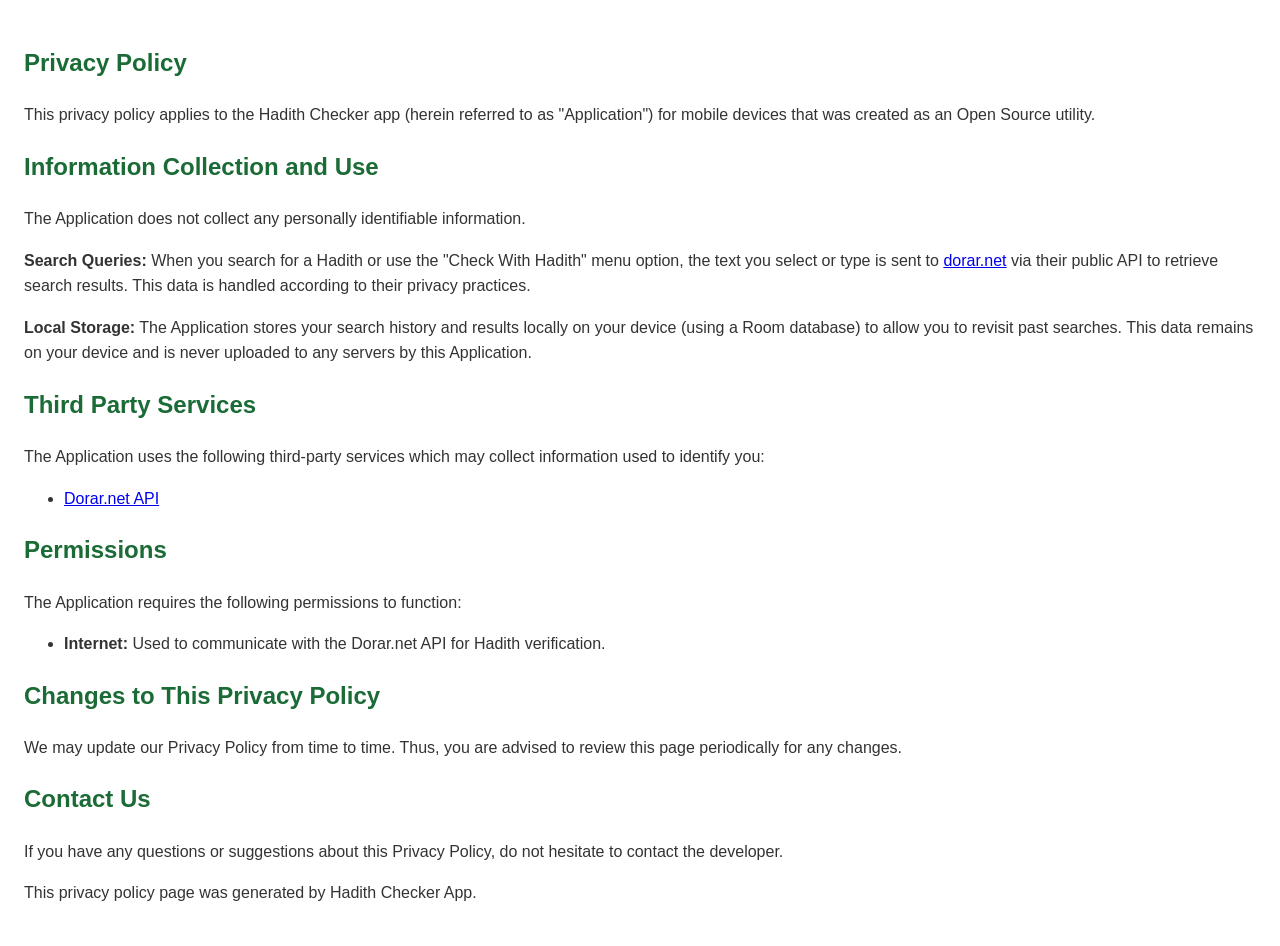
<file: policy/hadith_privacy_policy.html>
<!DOCTYPE html>
<html>

<head>
    <meta charset='utf-8'>
    <meta name='viewport' content='width=device-width'>
    <title>Privacy Policy - Hadith Checker</title>
    <style>
        body {
            font-family: 'Helvetica Neue', Helvetica, Arial, sans-serif;
            padding: 1em;
            line-height: 1.6;
            color: #333;
        }

        h2 {
            color: #1A6B35;
        }
    </style>
</head>

<body>
    <h2>Privacy Policy</h2>
    <p>
        This privacy policy applies to the Hadith Checker app (herein referred to as "Application") for mobile devices
        that was created as an Open Source utility.
    </p>

    <h2>Information Collection and Use</h2>
    <p>
        The Application does not collect any personally identifiable information.
    </p>
    <p>
        <strong>Search Queries:</strong> When you search for a Hadith or use the "Check With Hadith" menu option, the
        text you select or type is sent to <a href="https://dorar.net">dorar.net</a> via their public API to retrieve
        search results. This data is handled according to their privacy practices.
    </p>
    <p>
        <strong>Local Storage:</strong> The Application stores your search history and results locally on your device
        (using a Room database) to allow you to revisit past searches. This data remains on your device and is never
        uploaded to any servers by this Application.
    </p>

    <h2>Third Party Services</h2>
    <p>
        The Application uses the following third-party services which may collect information used to identify you:
    </p>
    <ul>
        <li><a href="https://dorar.net/article/389/%D8%AE%D8%AF%D9%85%D8%A9-%D9%88%D8%A7%D8%AC%D9%87%D8%A9-%D8%A7%D9%84%D9%85%D9%88%D8%B3%D9%88%D8%B9%D8%A9-%D8%A7%D9%84%D8%AD%D8%AF%D9%8A%D8%AB%D9%8A%D8%A9-API"
                target="_blank" rel="noopener noreferrer">Dorar.net API</a></li>
    </ul>

    <h2>Permissions</h2>
    <p>
        The Application requires the following permissions to function:
    </p>
    <ul>
        <li><strong>Internet:</strong> Used to communicate with the Dorar.net API for Hadith verification.</li>
    </ul>

    <h2>Changes to This Privacy Policy</h2>
    <p>
        We may update our Privacy Policy from time to time. Thus, you are advised to review this page periodically for
        any changes.
    </p>

    <h2>Contact Us</h2>
    <p>
        If you have any questions or suggestions about this Privacy Policy, do not hesitate to contact the developer.
    </p>
    <p>This privacy policy page was generated by Hadith Checker App.</p>
</body>

</html>
</file>
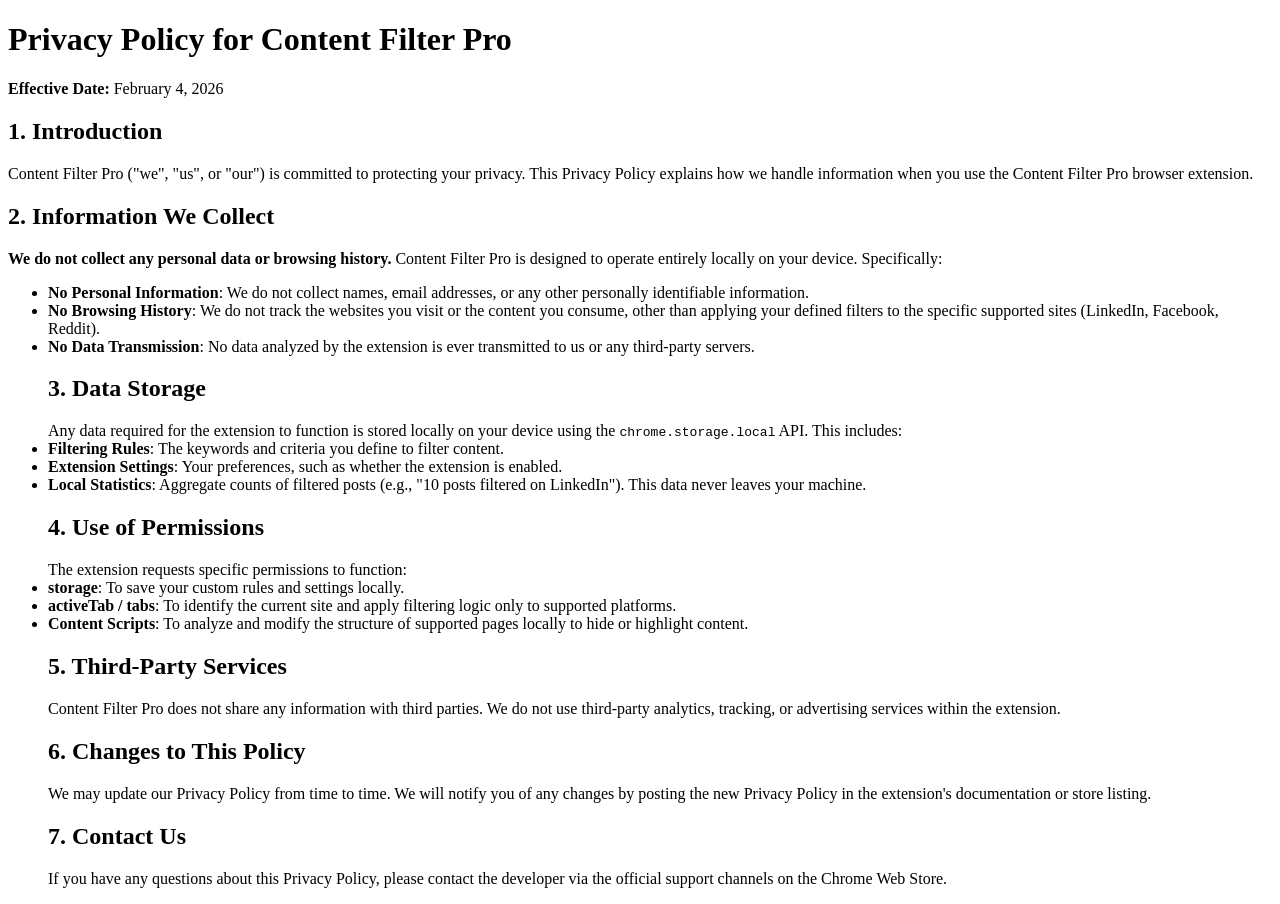
<file: policy/pro_content.html>
<!DOCTYPE html>
<html lang="en">
<head>
  <meta charset="UTF-8">
  <meta name="viewport" content="width=device-width, initial-scale=1.0">
  <title>Content Filter Pro</title>
</head>
<body>

<h1 id="privacy-policy-for-content-filter-pro">Privacy Policy for Content Filter Pro</h1>
<p><strong>Effective Date:</strong> February 4, 2026</p>
<h2 id="1-introduction">1. Introduction</h2>
<p>Content Filter Pro (&quot;we&quot;, &quot;us&quot;, or &quot;our&quot;) is committed to protecting your privacy. This Privacy Policy explains how we handle information when you use the Content Filter Pro browser extension.</p>
<h2 id="2-information-we-collect">2. Information We Collect</h2>
<p><strong>We do not collect any personal data or browsing history.</strong>
Content Filter Pro is designed to operate entirely locally on your device. Specifically:</p>
<ul>
<li><strong>No Personal Information</strong>: We do not collect names, email addresses, or any other personally identifiable information.</li>
<li><strong>No Browsing History</strong>: We do not track the websites you visit or the content you consume, other than applying your defined filters to the specific supported sites (LinkedIn, Facebook, Reddit).</li>
<li><strong>No Data Transmission</strong>: No data analyzed by the extension is ever transmitted to us or any third-party servers.<h2 id="3-data-storage">3. Data Storage</h2>
Any data required for the extension to function is stored locally on your device using the <code>chrome.storage.local</code> API. This includes:</li>
<li><strong>Filtering Rules</strong>: The keywords and criteria you define to filter content.</li>
<li><strong>Extension Settings</strong>: Your preferences, such as whether the extension is enabled.</li>
<li><strong>Local Statistics</strong>: Aggregate counts of filtered posts (e.g., &quot;10 posts filtered on LinkedIn&quot;). This data never leaves your machine.<h2 id="4-use-of-permissions">4. Use of Permissions</h2>
The extension requests specific permissions to function:</li>
<li><strong>storage</strong>: To save your custom rules and settings locally.</li>
<li><strong>activeTab / tabs</strong>: To identify the current site and apply filtering logic only to supported platforms.</li>
<li><strong>Content Scripts</strong>: To analyze and modify the structure of supported pages locally to hide or highlight content.<h2 id="5-third-party-services">5. Third-Party Services</h2>
Content Filter Pro does not share any information with third parties. We do not use third-party analytics, tracking, or advertising services within the extension.<h2 id="6-changes-to-this-policy">6. Changes to This Policy</h2>
We may update our Privacy Policy from time to time. We will notify you of any changes by posting the new Privacy Policy in the extension&#39;s documentation or store listing.<h2 id="7-contact-us">7. Contact Us</h2>
If you have any questions about this Privacy Policy, please contact the developer via the official support channels on the Chrome Web Store.</li>
</ul>


  </body>
</html>
</file>
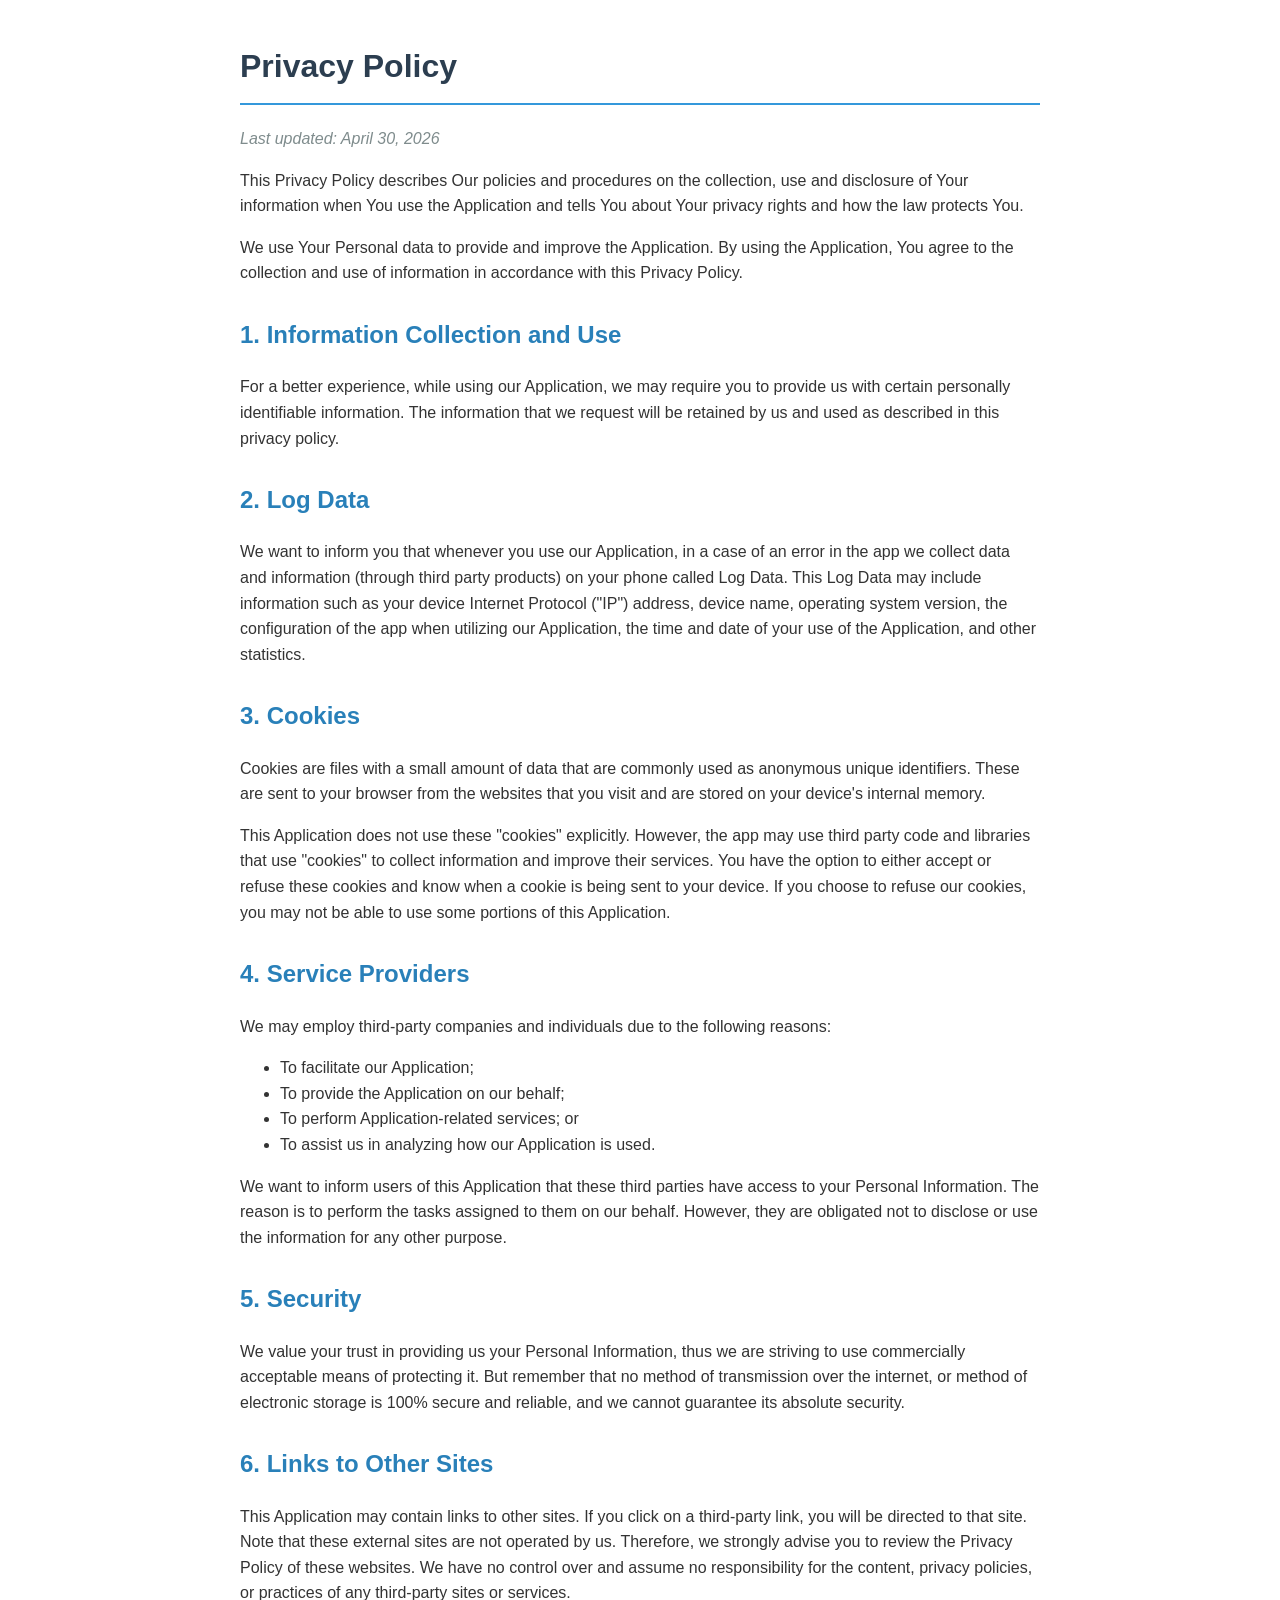
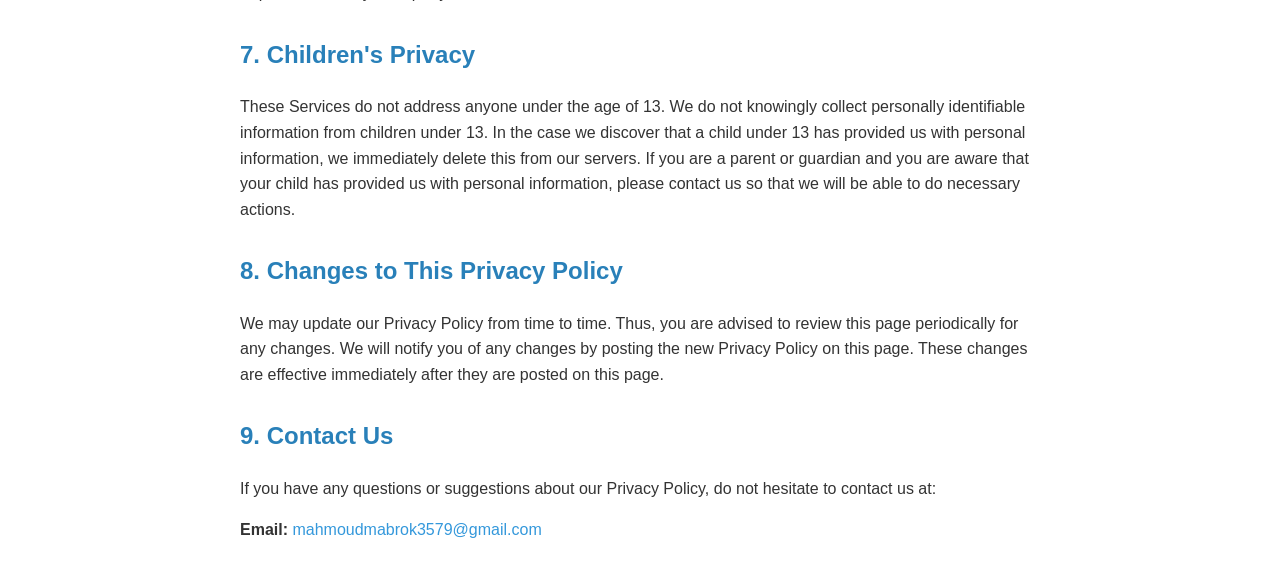
<file: policy/salo.html>
<!DOCTYPE html>
<html lang="en">
<head>
    <meta charset="UTF-8">
    <meta name="viewport" content="width=device-width, initial-scale=1.0">
    <title>Privacy Policy</title>
    <style>
        body {
            font-family: 'Segoe UI', Tahoma, Geneva, Verdana, sans-serif;
            line-height: 1.6;
            color: #333;
            max-width: 800px;
            margin: 0 auto;
            padding: 20px;
        }
        h1 {
            color: #2c3e50;
            border-bottom: 2px solid #3498db;
            padding-bottom: 10px;
        }
        h2 {
            color: #2980b9;
            margin-top: 30px;
        }
        p {
            margin-bottom: 15px;
        }
        a {
            color: #3498db;
            text-decoration: none;
        }
        a:hover {
            text-decoration: underline;
        }
        .last-updated {
            font-style: italic;
            color: #7f8c8d;
        }
    </style>
</head>
<body>
    <h1>Privacy Policy</h1>
    <p class="last-updated">Last updated: April 30, 2026</p>

    <p>This Privacy Policy describes Our policies and procedures on the collection, use and disclosure of Your information when You use the Application and tells You about Your privacy rights and how the law protects You.</p>

    <p>We use Your Personal data to provide and improve the Application. By using the Application, You agree to the collection and use of information in accordance with this Privacy Policy.</p>

    <h2>1. Information Collection and Use</h2>
    <p>For a better experience, while using our Application, we may require you to provide us with certain personally identifiable information. The information that we request will be retained by us and used as described in this privacy policy.</p>

    <h2>2. Log Data</h2>
    <p>We want to inform you that whenever you use our Application, in a case of an error in the app we collect data and information (through third party products) on your phone called Log Data. This Log Data may include information such as your device Internet Protocol ("IP") address, device name, operating system version, the configuration of the app when utilizing our Application, the time and date of your use of the Application, and other statistics.</p>

    <h2>3. Cookies</h2>
    <p>Cookies are files with a small amount of data that are commonly used as anonymous unique identifiers. These are sent to your browser from the websites that you visit and are stored on your device's internal memory.</p>
    <p>This Application does not use these "cookies" explicitly. However, the app may use third party code and libraries that use "cookies" to collect information and improve their services. You have the option to either accept or refuse these cookies and know when a cookie is being sent to your device. If you choose to refuse our cookies, you may not be able to use some portions of this Application.</p>

    <h2>4. Service Providers</h2>
    <p>We may employ third-party companies and individuals due to the following reasons:</p>
    <ul>
        <li>To facilitate our Application;</li>
        <li>To provide the Application on our behalf;</li>
        <li>To perform Application-related services; or</li>
        <li>To assist us in analyzing how our Application is used.</li>
    </ul>
    <p>We want to inform users of this Application that these third parties have access to your Personal Information. The reason is to perform the tasks assigned to them on our behalf. However, they are obligated not to disclose or use the information for any other purpose.</p>

    <h2>5. Security</h2>
    <p>We value your trust in providing us your Personal Information, thus we are striving to use commercially acceptable means of protecting it. But remember that no method of transmission over the internet, or method of electronic storage is 100% secure and reliable, and we cannot guarantee its absolute security.</p>

    <h2>6. Links to Other Sites</h2>
    <p>This Application may contain links to other sites. If you click on a third-party link, you will be directed to that site. Note that these external sites are not operated by us. Therefore, we strongly advise you to review the Privacy Policy of these websites. We have no control over and assume no responsibility for the content, privacy policies, or practices of any third-party sites or services.</p>

    <h2>7. Children's Privacy</h2>
    <p>These Services do not address anyone under the age of 13. We do not knowingly collect personally identifiable information from children under 13. In the case we discover that a child under 13 has provided us with personal information, we immediately delete this from our servers. If you are a parent or guardian and you are aware that your child has provided us with personal information, please contact us so that we will be able to do necessary actions.</p>

    <h2>8. Changes to This Privacy Policy</h2>
    <p>We may update our Privacy Policy from time to time. Thus, you are advised to review this page periodically for any changes. We will notify you of any changes by posting the new Privacy Policy on this page. These changes are effective immediately after they are posted on this page.</p>

    <h2>9. Contact Us</h2>
    <p>If you have any questions or suggestions about our Privacy Policy, do not hesitate to contact us at:</p>
    <p><strong>Email:</strong> <a href="mailto:mahmoudmabrok3579@gmail.com">mahmoudmabrok3579@gmail.com</a></p>
</body>
</html>
</file>
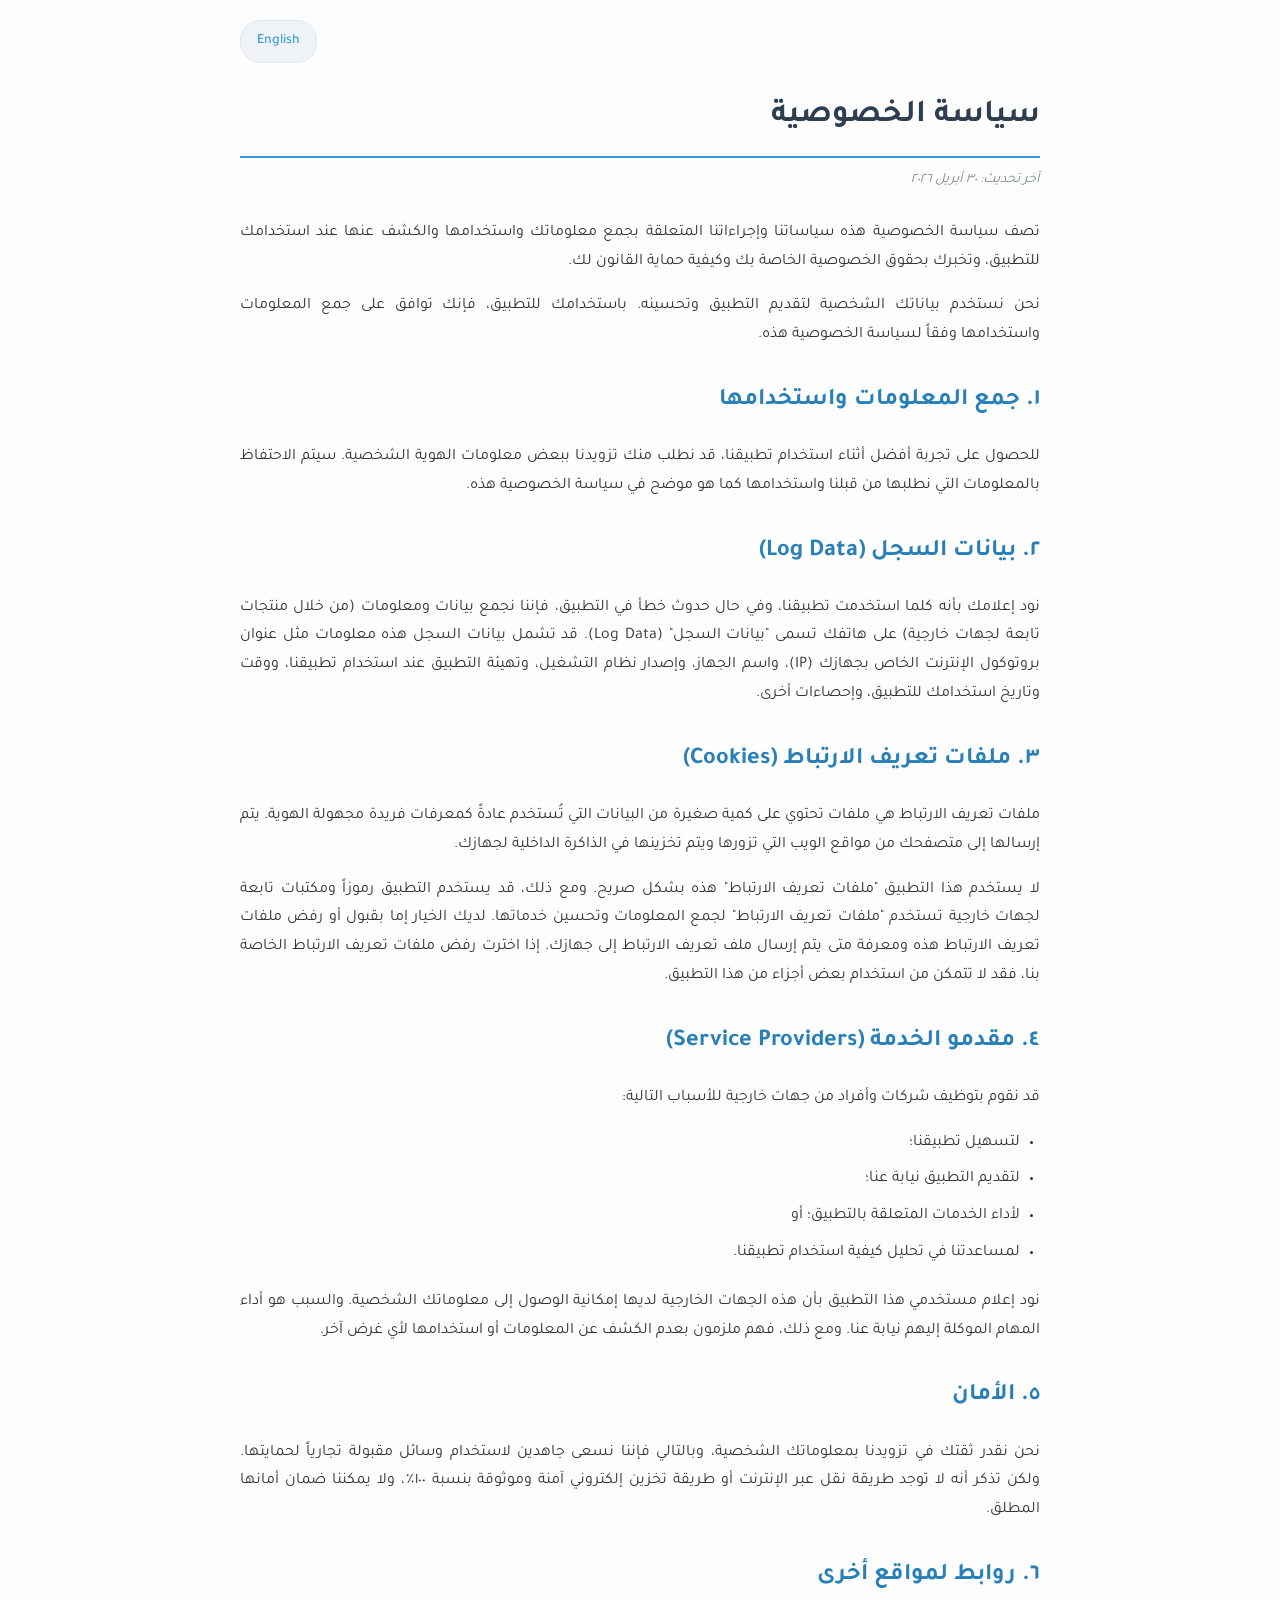
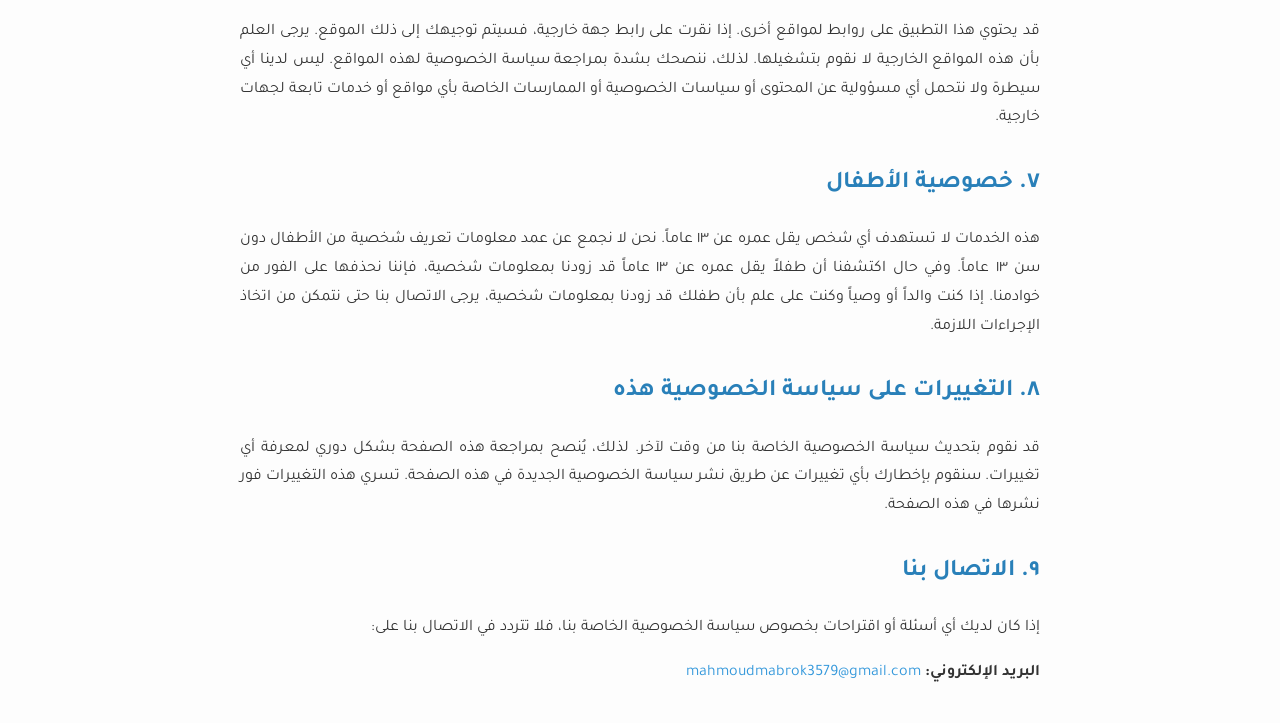
<file: policy/salo_ar.html>
<!DOCTYPE html>
<html lang="ar" dir="rtl">

<head>
    <meta charset="UTF-8">
    <meta name="viewport" content="width=device-width, initial-scale=1.0">
    <title>سياسة الخصوصية</title>
    <link rel="preconnect" href="https://fonts.googleapis.com">
    <link rel="preconnect" href="https://fonts.gstatic.com" crossorigin>
    <link href="https://fonts.googleapis.com/css2?family=Tajawal:wght@400;500;700&display=swap" rel="stylesheet">
    <style>
        body {
            font-family: 'Tajawal', 'Segoe UI', Tahoma, Geneva, Verdana, sans-serif;
            line-height: 1.8;
            color: #333;
            max-width: 800px;
            margin: 0 auto;
            padding: 20px;
            background-color: #fdfdfd;
        }

        h1 {
            color: #2c3e50;
            border-bottom: 2px solid #3498db;
            padding-bottom: 10px;
            font-weight: 700;
            margin-bottom: 20px;
        }

        h2 {
            color: #2980b9;
            margin-top: 30px;
            font-weight: 700;
        }

        p {
            margin-bottom: 15px;
            text-align: justify;
        }

        ul {
            padding-right: 20px;
            padding-left: 0;
            margin-bottom: 20px;
        }

        li {
            margin-bottom: 8px;
        }

        a {
            color: #3498db;
            text-decoration: none;
            transition: color 0.2s ease;
        }

        a:hover {
            text-decoration: underline;
            color: #2980b9;
        }

        .last-updated {
            font-style: italic;
            color: #7f8c8d;
            font-size: 0.9em;
            margin-top: -10px;
            margin-bottom: 25px;
        }

        .language-switch {
            text-align: left;
            margin-bottom: 25px;
        }

        .language-switch a {
            background-color: #f0f3f6;
            padding: 8px 16px;
            border-radius: 20px;
            font-size: 14px;
            font-weight: 500;
            transition: all 0.3s ease;
            border: 1px solid #e1e8ed;
            display: inline-block;
        }

        .language-switch a:hover {
            background-color: #3498db;
            color: white;
            text-decoration: none;
            box-shadow: 0 4px 6px rgba(52, 152, 219, 0.2);
        }
    </style>
</head>

<body>
    <div class="language-switch">
        <a href="privacy.html">English</a>
    </div>

    <h1>سياسة الخصوصية</h1>
    <p class="last-updated">آخر تحديث: ٣٠ أبريل ٢٠٢٦</p>

    <p>تصف سياسة الخصوصية هذه سياساتنا وإجراءاتنا المتعلقة بجمع معلوماتك واستخدامها والكشف عنها عند استخدامك للتطبيق، وتخبرك بحقوق الخصوصية الخاصة بك وكيفية حماية القانون لك.</p>

    <p>نحن نستخدم بياناتك الشخصية لتقديم التطبيق وتحسينه. باستخدامك للتطبيق، فإنك توافق على جمع المعلومات واستخدامها وفقاً لسياسة الخصوصية هذه.</p>

    <h2>١. جمع المعلومات واستخدامها</h2>
    <p>للحصول على تجربة أفضل أثناء استخدام تطبيقنا، قد نطلب منك تزويدنا ببعض معلومات الهوية الشخصية. سيتم الاحتفاظ بالمعلومات التي نطلبها من قبلنا واستخدامها كما هو موضح في سياسة الخصوصية هذه.</p>

    <h2>٢. بيانات السجل (Log Data)</h2>
    <p>نود إعلامك بأنه كلما استخدمت تطبيقنا، وفي حال حدوث خطأ في التطبيق، فإننا نجمع بيانات ومعلومات (من خلال منتجات تابعة لجهات خارجية) على هاتفك تسمى "بيانات السجل" (Log Data). قد تشمل بيانات السجل هذه معلومات مثل عنوان بروتوكول الإنترنت الخاص بجهازك (IP)، واسم الجهاز، وإصدار نظام التشغيل، وتهيئة التطبيق عند استخدام تطبيقنا، ووقت وتاريخ استخدامك للتطبيق، وإحصاءات أخرى.</p>

    <h2>٣. ملفات تعريف الارتباط (Cookies)</h2>
    <p>ملفات تعريف الارتباط هي ملفات تحتوي على كمية صغيرة من البيانات التي تُستخدم عادةً كمعرفات فريدة مجهولة الهوية. يتم إرسالها إلى متصفحك من مواقع الويب التي تزورها ويتم تخزينها في الذاكرة الداخلية لجهازك.</p>
    <p>لا يستخدم هذا التطبيق "ملفات تعريف الارتباط" هذه بشكل صريح. ومع ذلك، قد يستخدم التطبيق رموزاً ومكتبات تابعة لجهات خارجية تستخدم "ملفات تعريف الارتباط" لجمع المعلومات وتحسين خدماتها. لديك الخيار إما بقبول أو رفض ملفات تعريف الارتباط هذه ومعرفة متى يتم إرسال ملف تعريف الارتباط إلى جهازك. إذا اخترت رفض ملفات تعريف الارتباط الخاصة بنا، فقد لا تتمكن من استخدام بعض أجزاء من هذا التطبيق.</p>

    <h2>٤. مقدمو الخدمة (Service Providers)</h2>
    <p>قد نقوم بتوظيف شركات وأفراد من جهات خارجية للأسباب التالية:</p>
    <ul>
        <li>لتسهيل تطبيقنا؛</li>
        <li>لتقديم التطبيق نيابة عنا؛</li>
        <li>لأداء الخدمات المتعلقة بالتطبيق؛ أو</li>
        <li>لمساعدتنا في تحليل كيفية استخدام تطبيقنا.</li>
    </ul>
    <p>نود إعلام مستخدمي هذا التطبيق بأن هذه الجهات الخارجية لديها إمكانية الوصول إلى معلوماتك الشخصية. والسبب هو أداء المهام الموكلة إليهم نيابة عنا. ومع ذلك، فهم ملزمون بعدم الكشف عن المعلومات أو استخدامها لأي غرض آخر.</p>

    <h2>٥. الأمان</h2>
    <p>نحن نقدر ثقتك في تزويدنا بمعلوماتك الشخصية، وبالتالي فإننا نسعى جاهدين لاستخدام وسائل مقبولة تجارياً لحمايتها. ولكن تذكر أنه لا توجد طريقة نقل عبر الإنترنت أو طريقة تخزين إلكتروني آمنة وموثوقة بنسبة ١٠٠٪، ولا يمكننا ضمان أمانها المطلق.</p>

    <h2>٦. روابط لمواقع أخرى</h2>
    <p>قد يحتوي هذا التطبيق على روابط لمواقع أخرى. إذا نقرت على رابط جهة خارجية، فسيتم توجيهك إلى ذلك الموقع. يرجى العلم بأن هذه المواقع الخارجية لا نقوم بتشغيلها. لذلك، ننصحك بشدة بمراجعة سياسة الخصوصية لهذه المواقع. ليس لدينا أي سيطرة ولا نتحمل أي مسؤولية عن المحتوى أو سياسات الخصوصية أو الممارسات الخاصة بأي مواقع أو خدمات تابعة لجهات خارجية.</p>

    <h2>٧. خصوصية الأطفال</h2>
    <p>هذه الخدمات لا تستهدف أي شخص يقل عمره عن ١٣ عاماً. نحن لا نجمع عن عمد معلومات تعريف شخصية من الأطفال دون سن ١٣ عاماً. وفي حال اكتشفنا أن طفلاً يقل عمره عن ١٣ عاماً قد زودنا بمعلومات شخصية، فإننا نحذفها على الفور من خوادمنا. إذا كنت والداً أو وصياً وكنت على علم بأن طفلك قد زودنا بمعلومات شخصية، يرجى الاتصال بنا حتى نتمكن من اتخاذ الإجراءات اللازمة.</p>

    <h2>٨. التغييرات على سياسة الخصوصية هذه</h2>
    <p>قد نقوم بتحديث سياسة الخصوصية الخاصة بنا من وقت لآخر. لذلك، يُنصح بمراجعة هذه الصفحة بشكل دوري لمعرفة أي تغييرات. سنقوم بإخطارك بأي تغييرات عن طريق نشر سياسة الخصوصية الجديدة في هذه الصفحة. تسري هذه التغييرات فور نشرها في هذه الصفحة.</p>

    <h2>٩. الاتصال بنا</h2>
    <p>إذا كان لديك أي أسئلة أو اقتراحات بخصوص سياسة الخصوصية الخاصة بنا، فلا تتردد في الاتصال بنا على:</p>
    <p><strong>البريد الإلكتروني:</strong> <a href="mailto:mahmoudmabrok3579@gmail.com">mahmoudmabrok3579@gmail.com</a></p>
</body>

</html>
</file>
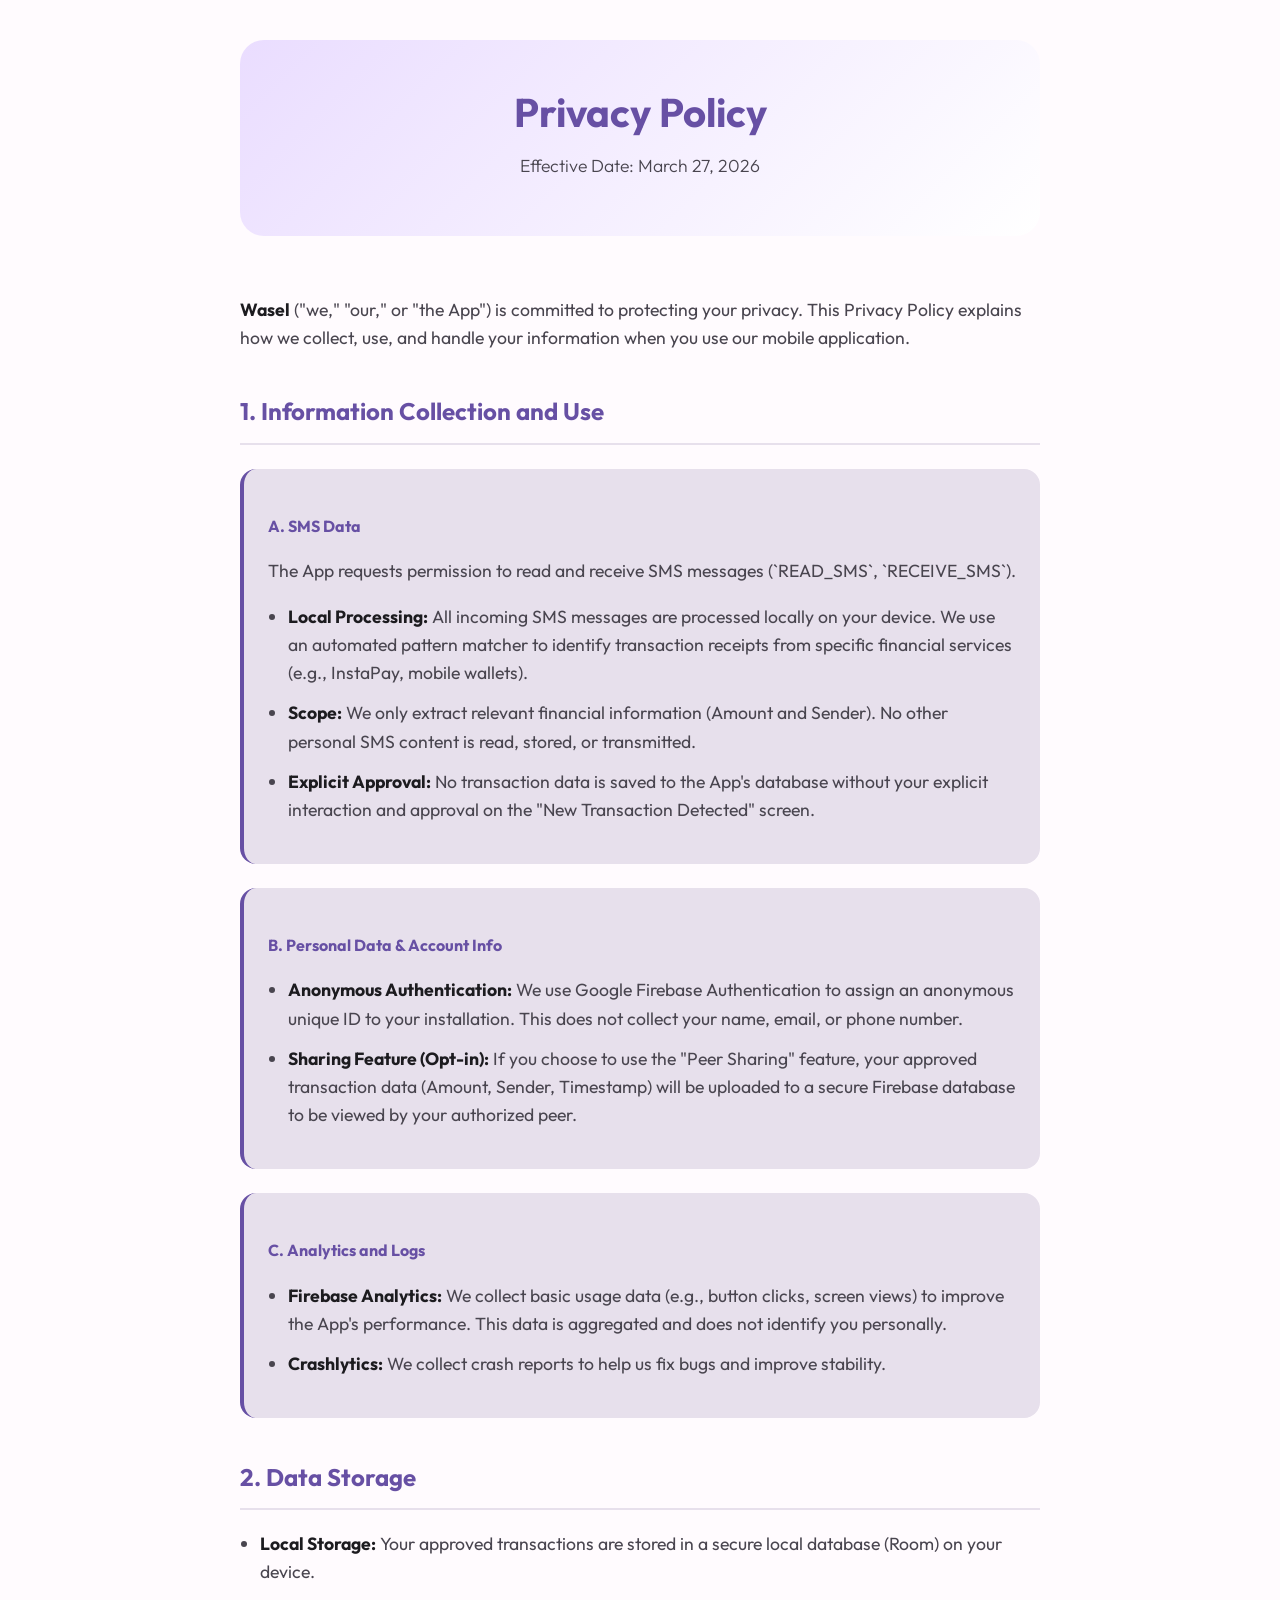
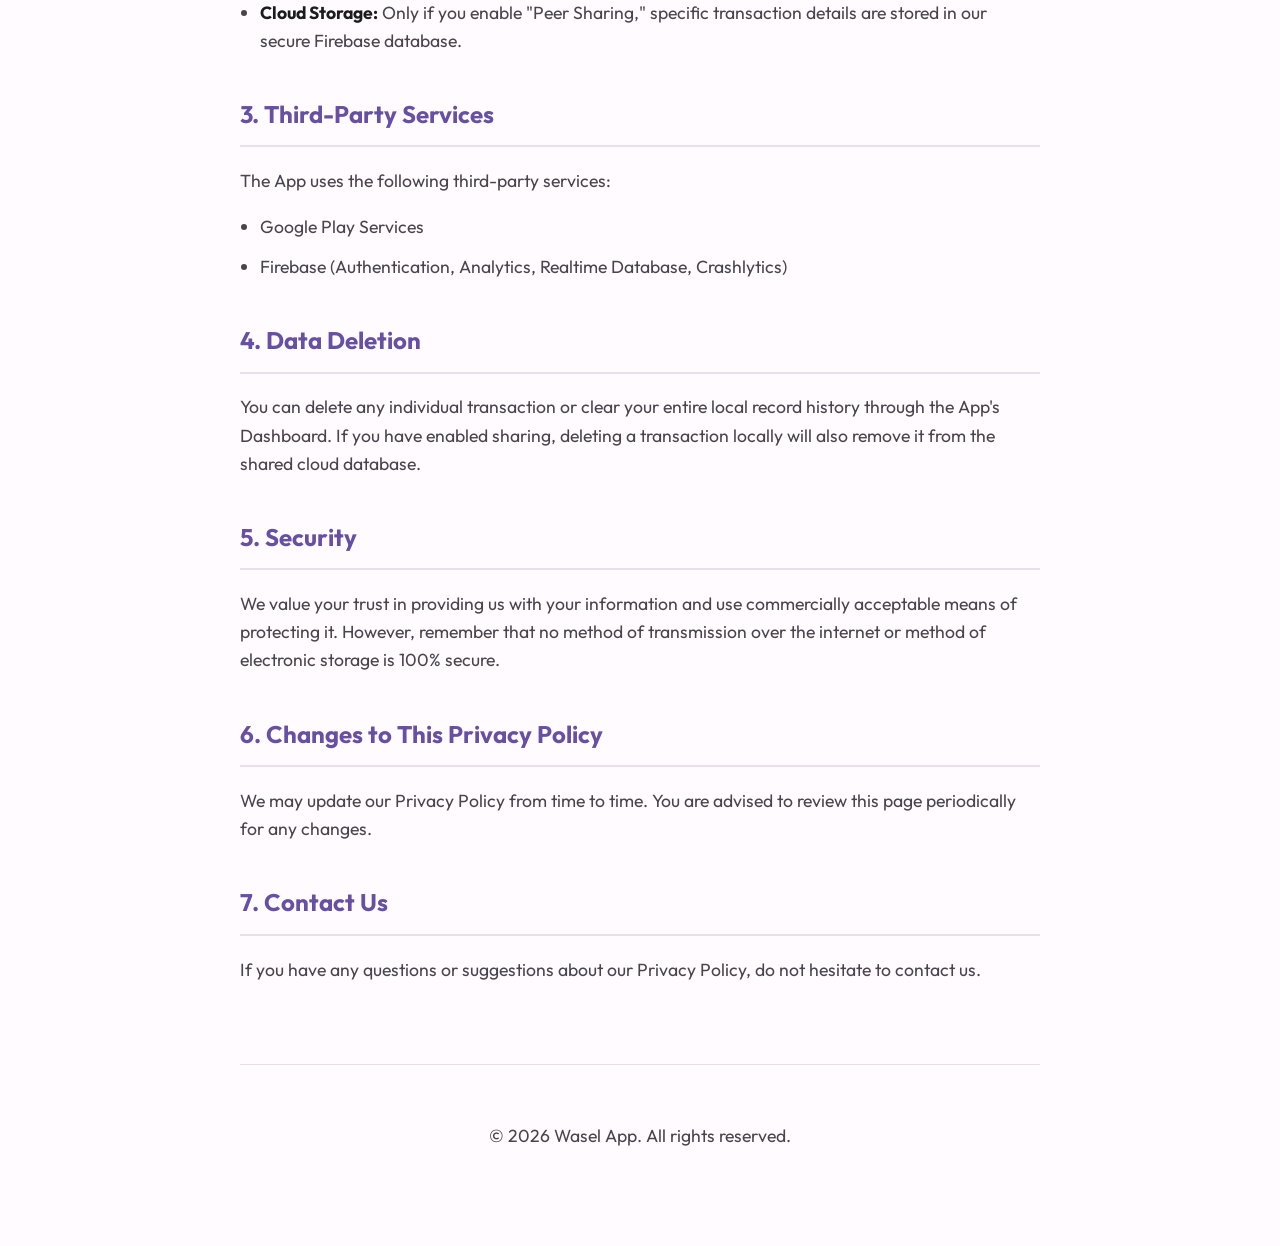
<file: policy/wasl.html>
<!DOCTYPE html>
<html lang="en">
<head>
    <meta charset="UTF-8">
    <meta name="viewport" content="width=device-width, initial-scale=1.0">
    <title>Privacy Policy - Wasel</title>
    <link rel="preconnect" href="https://fonts.googleapis.com">
    <link rel="preconnect" href="https://fonts.gstatic.com" crossorigin>
    <link href="https://fonts.googleapis.com/css2?family=Outfit:wght@300;400;600;700&display=swap" rel="stylesheet">
    <style>
        :root {
            --primary: #6750A4; /* Standard M3 primary */
            --primary-container: #EADDFF;
            --on-surface: #1C1B1F;
            --on-surface-variant: #49454F;
            --surface: #FFFBFE;
            --surface-variant: #E7E0EC;
            --border: #79747E;
        }

        body {
            font-family: 'Outfit', sans-serif;
            line-height: 1.6;
            color: var(--on-surface);
            background-color: var(--surface);
            margin: 0;
            padding: 0;
            display: flex;
            justify-content: center;
        }

        .container {
            max-width: 800px;
            padding: 40px 24px;
            margin: 0 auto;
        }

        header {
            text-align: center;
            margin-bottom: 60px;
            padding: 40px 0;
            background: linear-gradient(135deg, var(--primary-container), #fff);
            border-radius: 24px;
        }

        h1 {
            font-weight: 700;
            font-size: 2.5rem;
            color: var(--primary);
            margin: 0;
        }

        .effective-date {
            color: var(--on-surface-variant);
            font-weight: 300;
            margin-top: 8px;
        }

        section {
            margin-bottom: 40px;
        }

        h2 {
            border-bottom: 2px solid var(--surface-variant);
            padding-bottom: 12px;
            color: var(--primary);
            font-size: 1.5rem;
            margin-top: 40px;
        }

        h3 {
            font-size: 1.25rem;
            color: var(--on-surface);
            margin-top: 24px;
        }

        h4 {
            color: var(--primary);
            margin-bottom: 8px;
        }

        p, ul {
            font-size: 1.1rem;
            color: var(--on-surface-variant);
            margin-bottom: 16px;
        }

        ul {
            padding-left: 20px;
        }

        li {
            margin-bottom: 12px;
        }

        strong {
            color: var(--on-surface);
        }

        .card {
            background-color: var(--surface-variant);
            padding: 24px;
            border-radius: 16px;
            border-left: 4px solid var(--primary);
            margin: 24px 0;
        }

        footer {
            margin-top: 80px;
            padding: 40px 0;
            border-top: 1px solid var(--surface-variant);
            text-align: center;
            font-size: 0.9rem;
            color: var(--on-surface-variant);
        }

        @media (max-width: 600px) {
            h1 { font-size: 2rem; }
            .container { padding: 20px 16px; }
        }
    </style>
</head>
<body>
    <div class="container">
        <header>
            <h1>Privacy Policy</h1>
            <p class="effective-date">Effective Date: March 27, 2026</p>
        </header>

        <section id="introduction">
            <p><strong>Wasel</strong> ("we," "our," or "the App") is committed to protecting your privacy. This Privacy Policy explains how we collect, use, and handle your information when you use our mobile application.</p>
        </section>

        <section id="collection">
            <h2>1. Information Collection and Use</h2>

            <div class="card">
                <h4>A. SMS Data</h4>
                <p>The App requests permission to read and receive SMS messages (`READ_SMS`, `RECEIVE_SMS`).</p>
                <ul>
                    <li><strong>Local Processing:</strong> All incoming SMS messages are processed locally on your device. We use an automated pattern matcher to identify transaction receipts from specific financial services (e.g., InstaPay, mobile wallets).</li>
                    <li><strong>Scope:</strong> We only extract relevant financial information (Amount and Sender). No other personal SMS content is read, stored, or transmitted.</li>
                    <li><strong>Explicit Approval:</strong> No transaction data is saved to the App's database without your explicit interaction and approval on the "New Transaction Detected" screen.</li>
                </ul>
            </div>

            <div class="card">
                <h4>B. Personal Data & Account Info</h4>
                <ul>
                    <li><strong>Anonymous Authentication:</strong> We use Google Firebase Authentication to assign an anonymous unique ID to your installation. This does not collect your name, email, or phone number.</li>
                    <li><strong>Sharing Feature (Opt-in):</strong> If you choose to use the "Peer Sharing" feature, your approved transaction data (Amount, Sender, Timestamp) will be uploaded to a secure Firebase database to be viewed by your authorized peer.</li>
                </ul>
            </div>

            <div class="card">
                <h4>C. Analytics and Logs</h4>
                <ul>
                    <li><strong>Firebase Analytics:</strong> We collect basic usage data (e.g., button clicks, screen views) to improve the App's performance. This data is aggregated and does not identify you personally.</li>
                    <li><strong>Crashlytics:</strong> We collect crash reports to help us fix bugs and improve stability.</li>
                </ul>
            </div>
        </section>

        <section id="storage">
            <h2>2. Data Storage</h2>
            <ul>
                <li><strong>Local Storage:</strong> Your approved transactions are stored in a secure local database (Room) on your device.</li>
                <li><strong>Cloud Storage:</strong> Only if you enable "Peer Sharing," specific transaction details are stored in our secure Firebase database.</li>
            </ul>
        </section>

        <section id="third-party">
            <h2>3. Third-Party Services</h2>
            <p>The App uses the following third-party services:</p>
            <ul>
                <li>Google Play Services</li>
                <li>Firebase (Authentication, Analytics, Realtime Database, Crashlytics)</li>
            </ul>
        </section>

        <section id="deletion">
            <h2>4. Data Deletion</h2>
            <p>You can delete any individual transaction or clear your entire local record history through the App's Dashboard. If you have enabled sharing, deleting a transaction locally will also remove it from the shared cloud database.</p>
        </section>

        <section id="security">
            <h2>5. Security</h2>
            <p>We value your trust in providing us with your information and use commercially acceptable means of protecting it. However, remember that no method of transmission over the internet or method of electronic storage is 100% secure.</p>
        </section>

        <section id="changes">
            <h2>6. Changes to This Privacy Policy</h2>
            <p>We may update our Privacy Policy from time to time. You are advised to review this page periodically for any changes.</p>
        </section>

        <section id="contact">
            <h2>7. Contact Us</h2>
            <p>If you have any questions or suggestions about our Privacy Policy, do not hesitate to contact us.</p>
        </section>

        <footer>
            <p>&copy; 2026 Wasel App. All rights reserved.</p>
        </footer>
    </div>
</body>
</html>
</file>
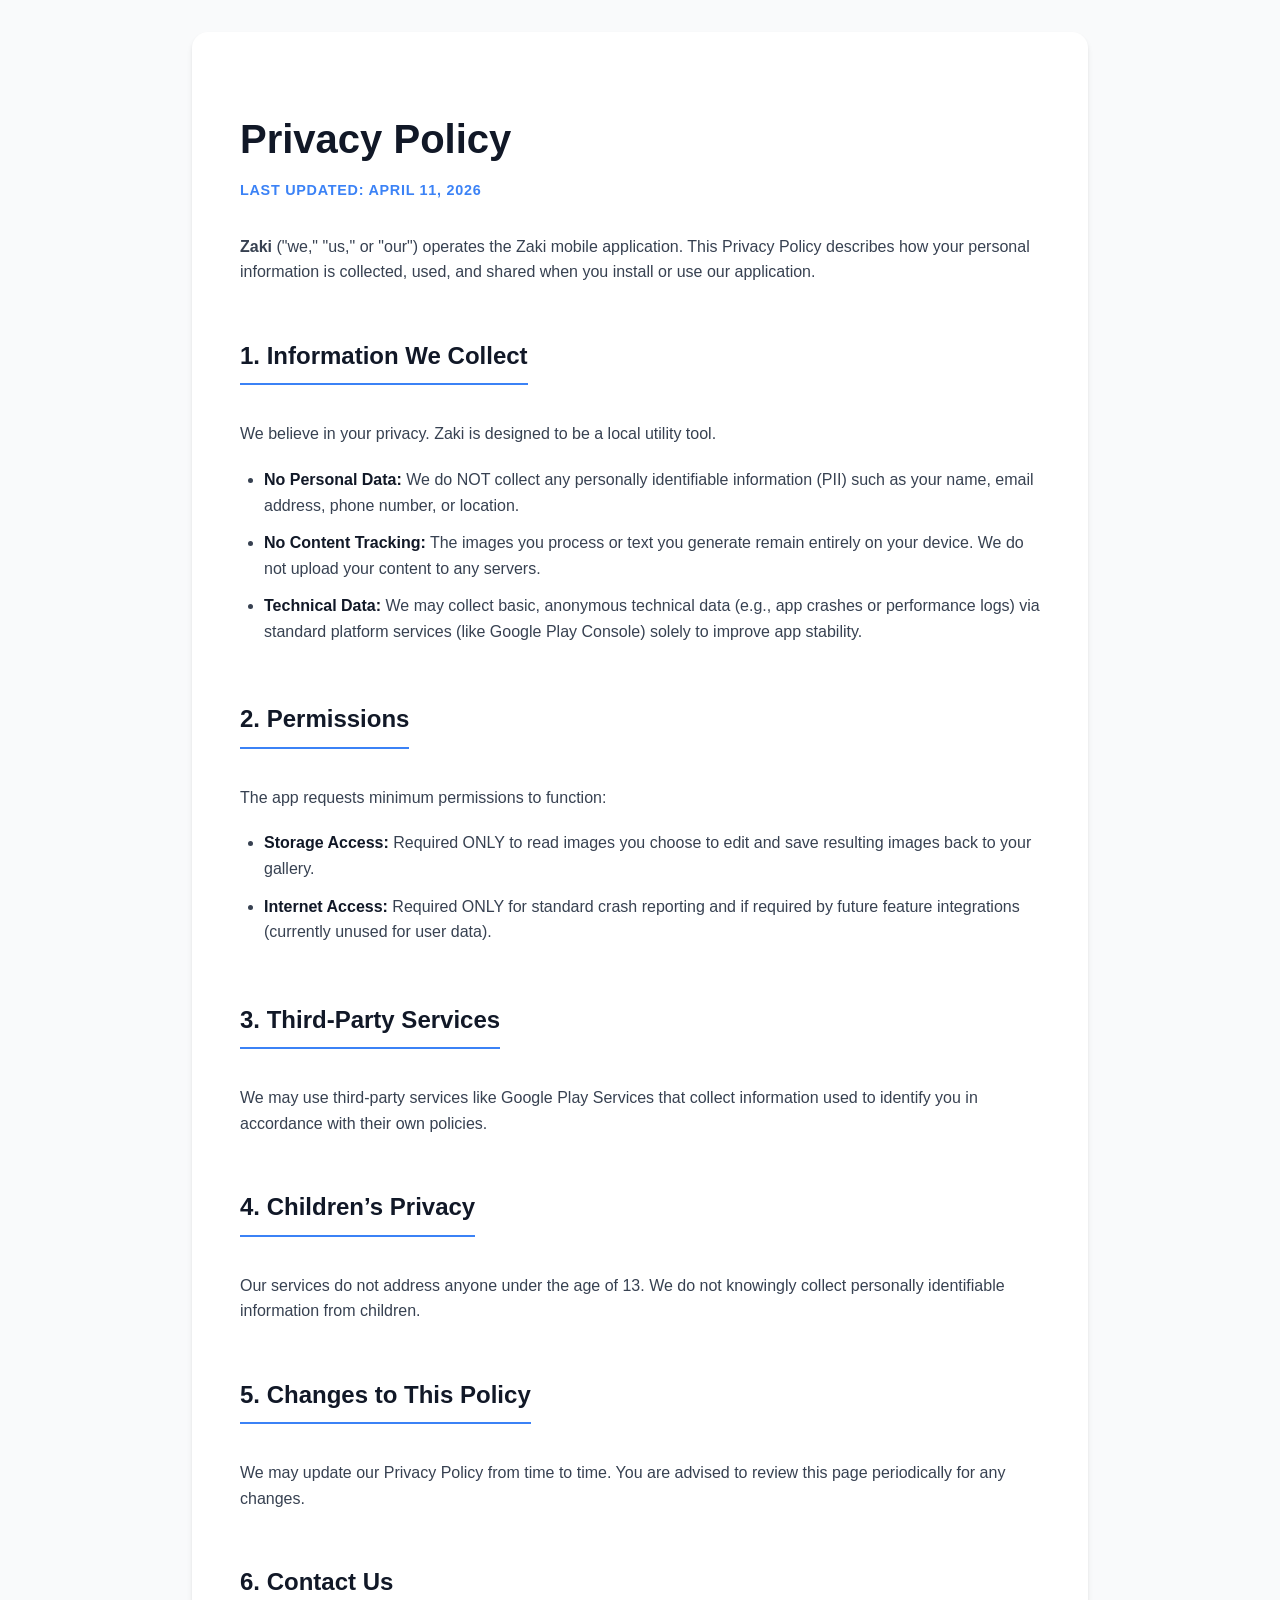
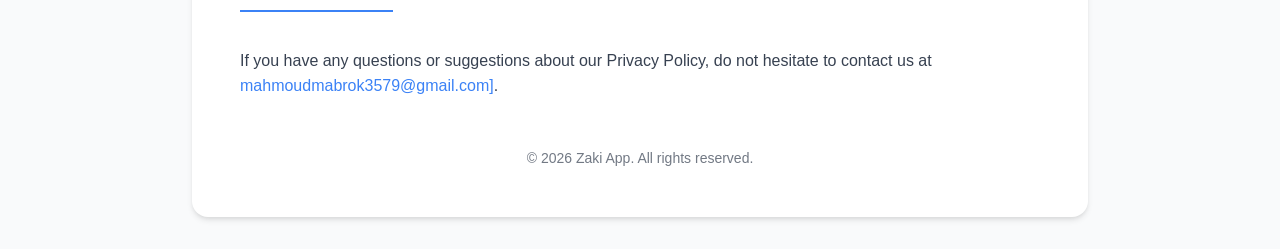
<file: policy/zaki.html>
<!DOCTYPE html>
<html lang="en">
<head>
    <meta charset="UTF-8">
    <meta name="viewport" content="width=device-width, initial-scale=1.0">
    <title>Privacy Policy | Zaki</title>
    <style>
        :root {
            --primary-color: #3b82f6;
            --text-color: #374151;
            --bg-color: #f9fafb;
            --card-bg: #ffffff;
            --heading-color: #111827;
            --shadow: 0 4px 6px -1px rgba(0, 0, 0, 0.1), 0 2px 4px -1px rgba(0, 0, 0, 0.06);
        }

        @media (prefers-color-scheme: dark) {
            :root {
                --primary-color: #60a5fa;
                --text-color: #d1d5db;
                --bg-color: #111827;
                --card-bg: #1f2937;
                --heading-color: #f9fafb;
                --shadow: 0 4px 6px -1px rgba(0, 0, 0, 0.3), 0 2px 4px -1px rgba(0, 0, 0, 0.2);
            }
        }

        body {
            font-family: 'Inter', -apple-system, BlinkMacSystemFont, "Segoe UI", Roboto, Helvetica, Arial, sans-serif;
            background-color: var(--bg-color);
            color: var(--text-color);
            line-height: 1.6;
            margin: 0;
            padding: 2rem 1rem;
            display: flex;
            justify-content: center;
        }

        .container {
            max-width: 800px;
            width: 100%;
            background: var(--card-bg);
            padding: 3rem;
            border-radius: 1rem;
            box-shadow: var(--shadow);
        }

        h1 {
            color: var(--heading-color);
            font-size: 2.5rem;
            margin-bottom: 0.5rem;
            font-weight: 800;
        }

        .last-updated {
            color: var(--primary-color);
            font-weight: 600;
            margin-bottom: 2rem;
            font-size: 0.9rem;
            text-transform: uppercase;
            letter-spacing: 0.05em;
        }

        h2 {
            color: var(--heading-color);
            margin-top: 2rem;
            font-size: 1.5rem;
            border-bottom: 2px solid var(--primary-color);
            padding-bottom: 0.5rem;
            display: inline-block;
        }

        p {
            margin-bottom: 1.25rem;
        }

        ul {
            padding-left: 1.5rem;
            margin-bottom: 1.5rem;
        }

        li {
            margin-bottom: 0.75rem;
        }

        li strong {
            color: var(--heading-color);
        }

        .footer {
            margin-top: 3rem;
            font-size: 0.875rem;
            text-align: center;
            opacity: 0.7;
        }

        a {
            color: var(--primary-color);
            text-decoration: none;
            transition: opacity 0.2s;
        }

        a:hover {
            opacity: 0.8;
            text-decoration: underline;
        }

        @media (max-width: 640px) {
            .container {
                padding: 1.5rem;
            }
            h1 {
                font-size: 2rem;
            }
        }
    </style>
</head>
<body>
    <div class="container">
        <h1>Privacy Policy</h1>
        <div class="last-updated">Last Updated: April 11, 2026</div>

        <p><strong>Zaki</strong> ("we," "us," or "our") operates the Zaki mobile application. This Privacy Policy describes how your personal information is collected, used, and shared when you install or use our application.</p>

        <h2>1. Information We Collect</h2>
        <p>We believe in your privacy. Zaki is designed to be a local utility tool.</p>
        <ul>
            <li><strong>No Personal Data:</strong> We do NOT collect any personally identifiable information (PII) such as your name, email address, phone number, or location.</li>
            <li><strong>No Content Tracking:</strong> The images you process or text you generate remain entirely on your device. We do not upload your content to any servers.</li>
            <li><strong>Technical Data:</strong> We may collect basic, anonymous technical data (e.g., app crashes or performance logs) via standard platform services (like Google Play Console) solely to improve app stability.</li>
        </ul>

        <h2>2. Permissions</h2>
        <p>The app requests minimum permissions to function:</p>
        <ul>
            <li><strong>Storage Access:</strong> Required ONLY to read images you choose to edit and save resulting images back to your gallery.</li>
            <li><strong>Internet Access:</strong> Required ONLY for standard crash reporting and if required by future feature integrations (currently unused for user data).</li>
        </ul>

        <h2>3. Third-Party Services</h2>
        <p>We may use third-party services like Google Play Services that collect information used to identify you in accordance with their own policies.</p>

        <h2>4. Children’s Privacy</h2>
        <p>Our services do not address anyone under the age of 13. We do not knowingly collect personally identifiable information from children.</p>

        <h2>5. Changes to This Policy</h2>
        <p>We may update our Privacy Policy from time to time. You are advised to review this page periodically for any changes.</p>

        <h2>6. Contact Us</h2>
        <p>If you have any questions or suggestions about our Privacy Policy, do not hesitate to contact us at <a href="mailto:mahmoudmabrok3579@gmail.com">mahmoudmabrok3579@gmail.com]</a>.</p>

        <div class="footer">
            &copy; 2026 Zaki App. All rights reserved.
        </div>
    </div>
</body>
</html>
</file>
